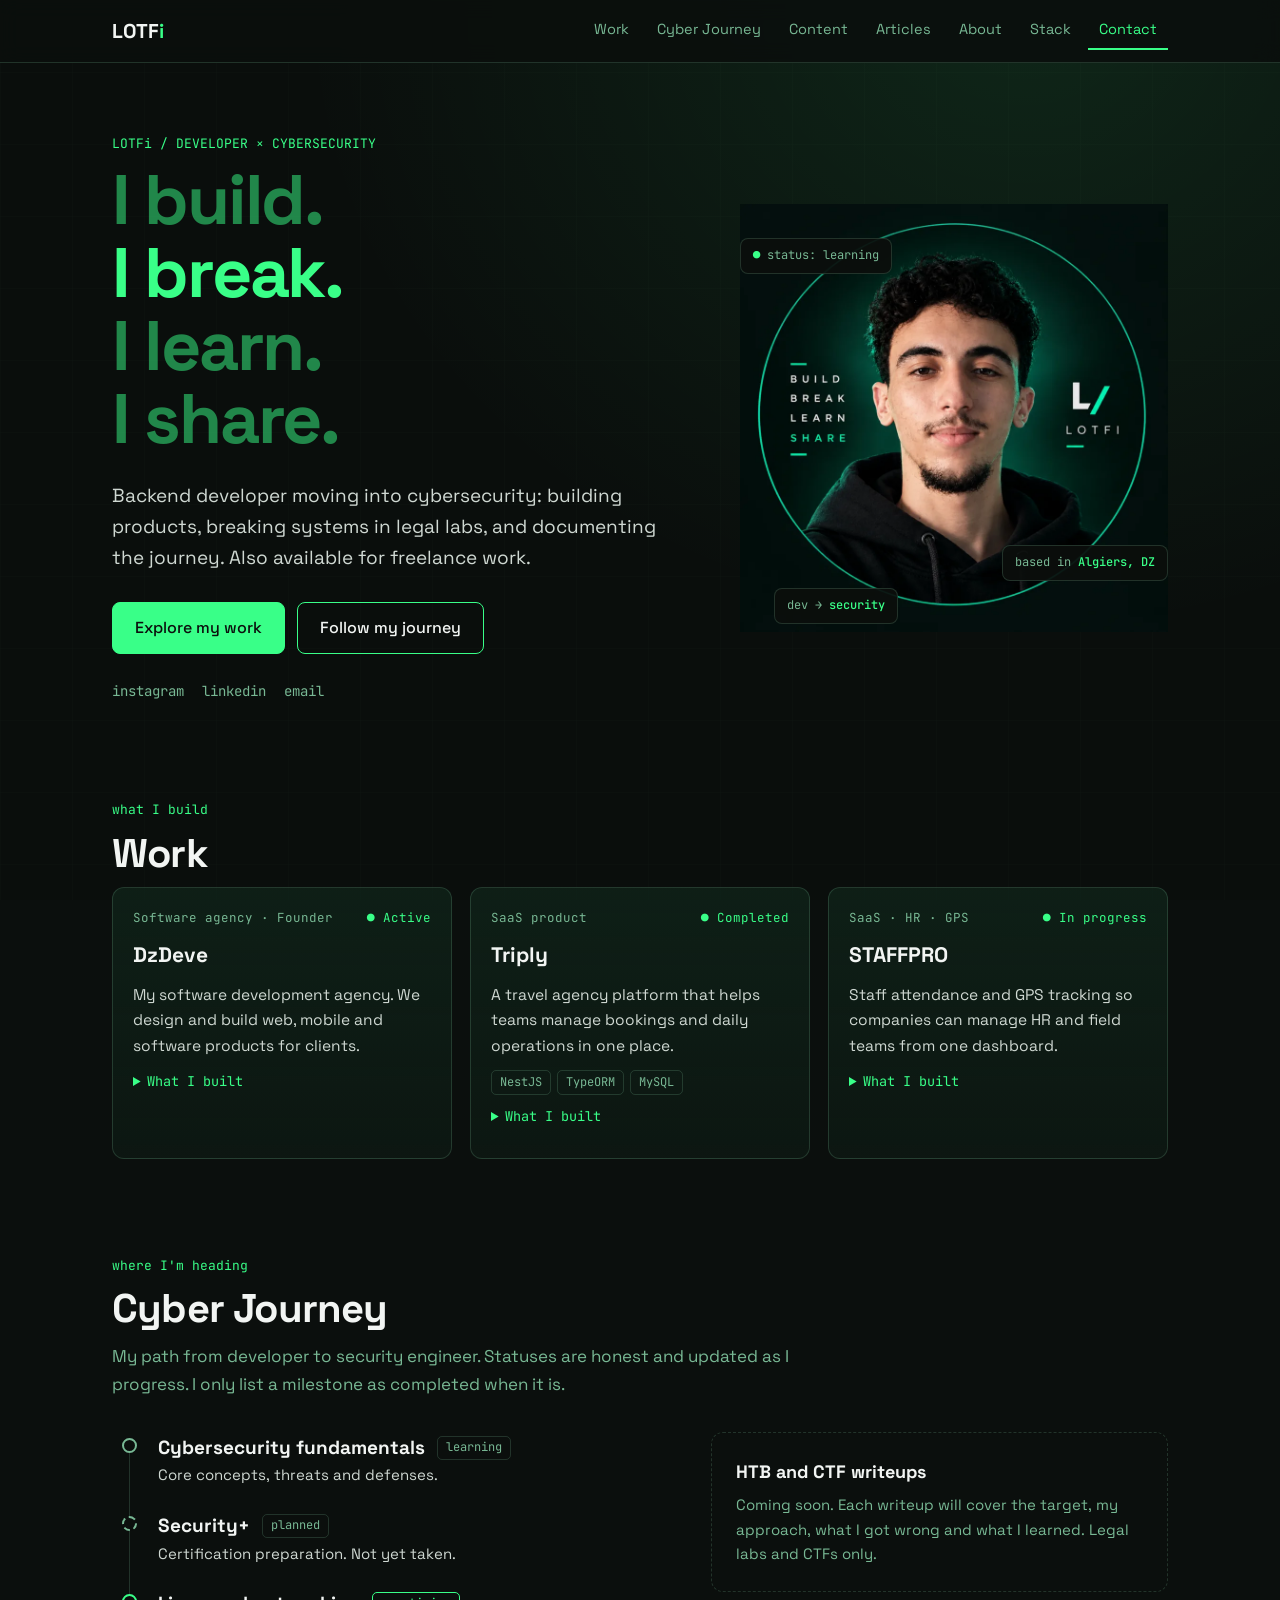
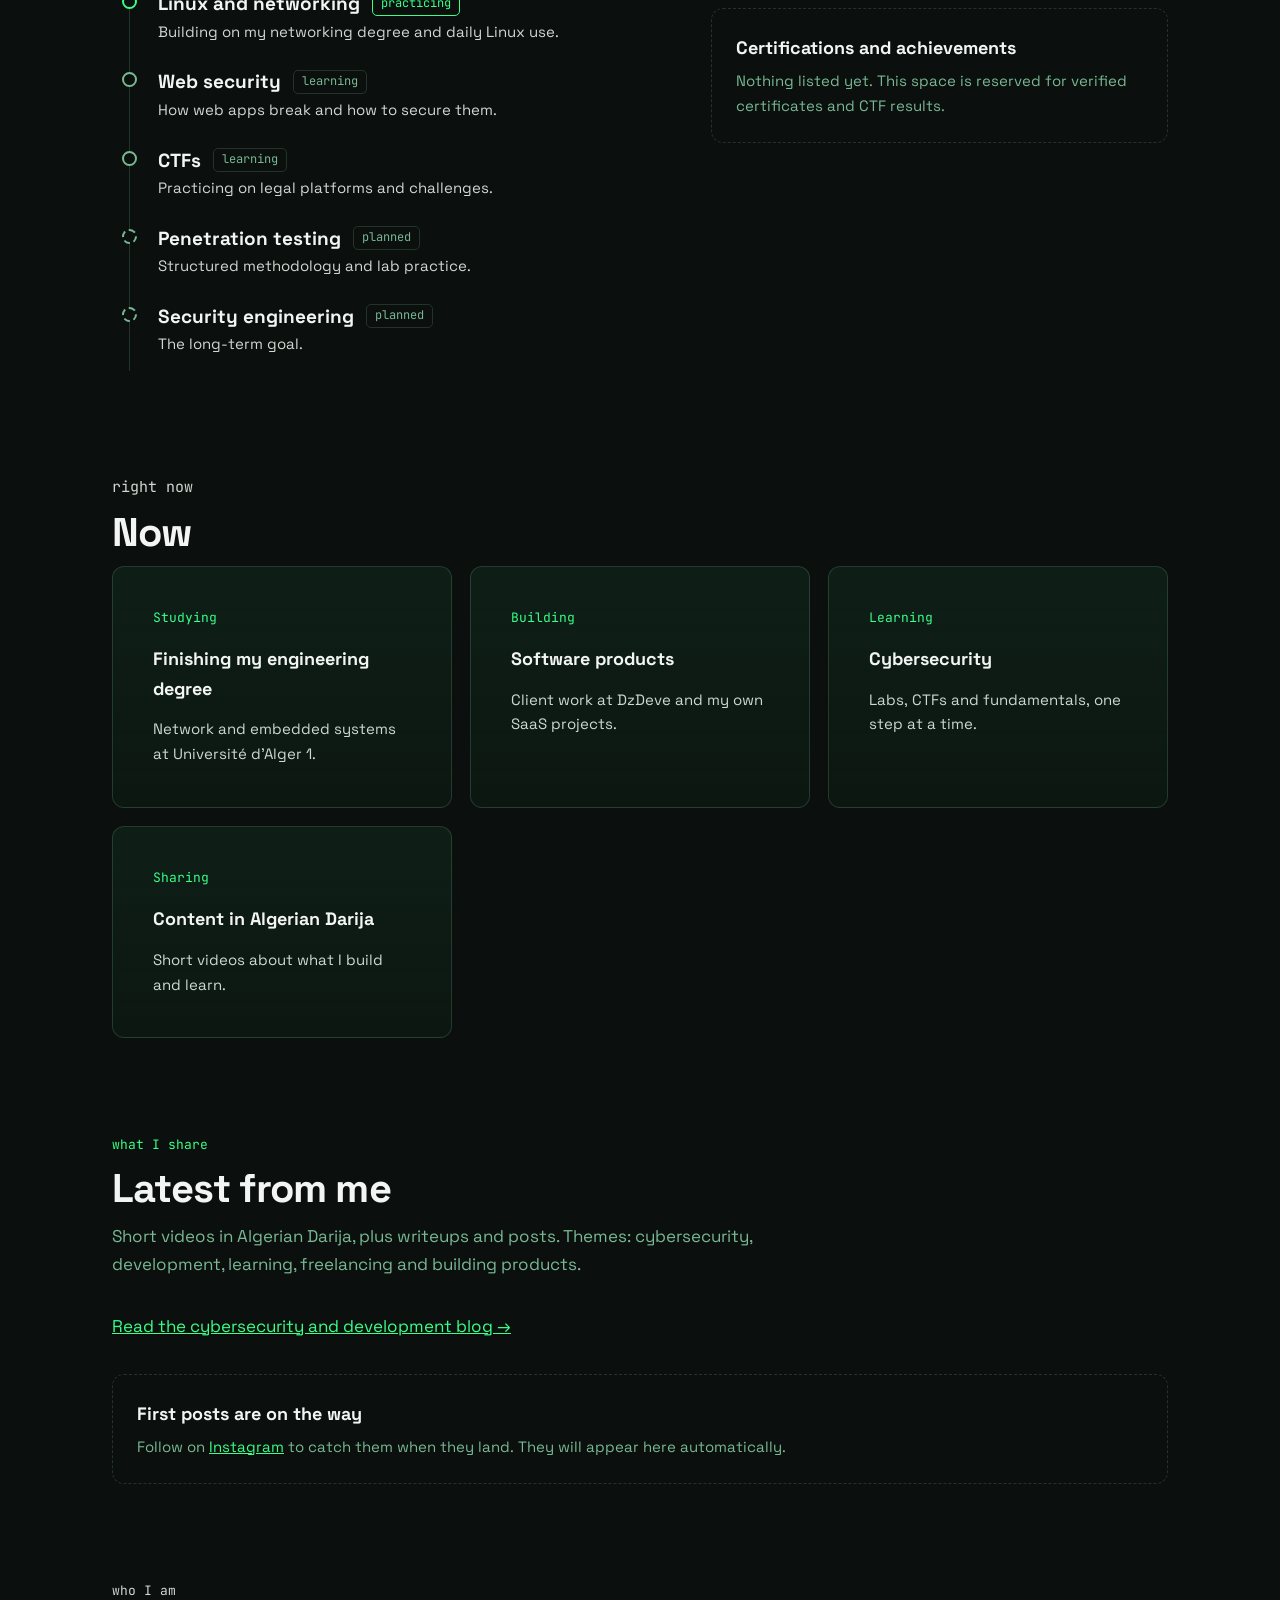
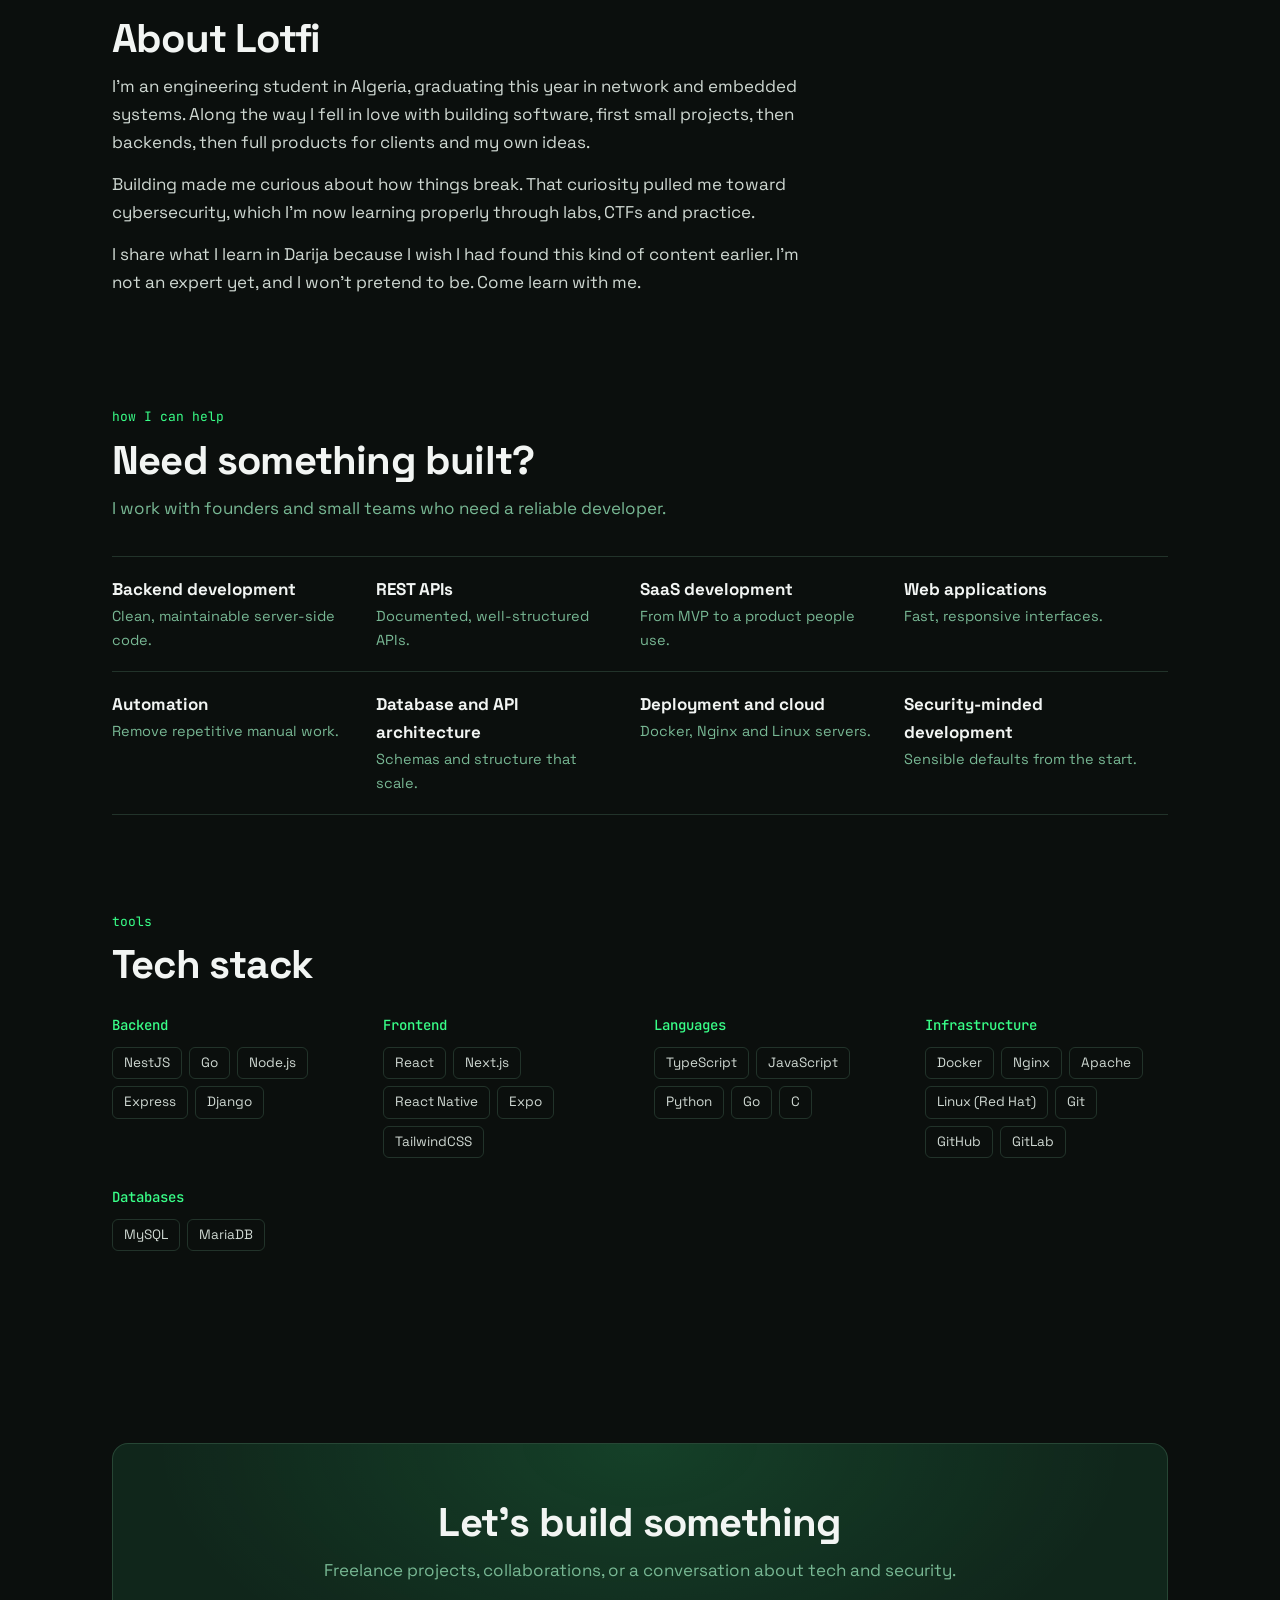
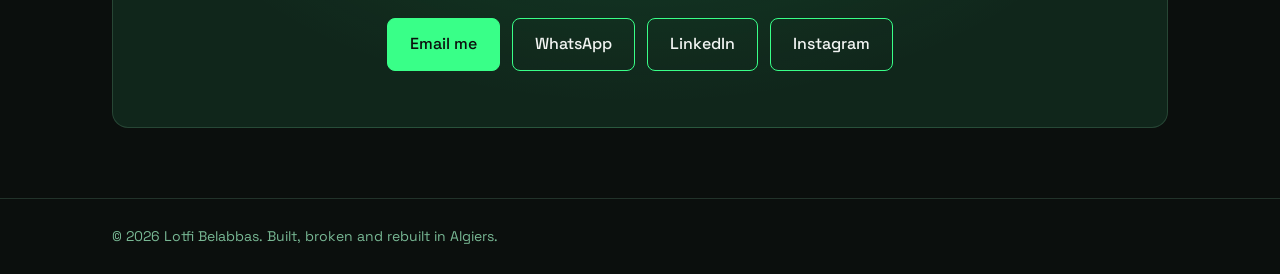
<file: index.html>
<!DOCTYPE html>
<html lang="en">
<head>
<meta charset="UTF-8">
<meta name="viewport" content="width=device-width, initial-scale=1">
<title>Lotfi | Developer × Cybersecurity | Build. Break. Learn. Share.</title>
<meta name="description" content="Lotfi Belabbas, an Algerian software developer and network and embedded systems engineering student moving into cybersecurity. Building products, breaking systems in legal labs, and sharing the journey.">
<meta name="author" content="Lotfi Belabbas">
<meta name="google-site-verification" content="c1I5jjJN1KQiVmVkZWRy3JmcJG_Eb1RdB7g2AAG2N_w">
<meta name="theme-color" content="#0B0F0D">
<link rel="canonical" href="https://lotfi-build.vercel.app/">
<meta property="og:url" content="https://lotfi-build.vercel.app/">
<meta property="og:image" content="https://lotfi-build.vercel.app/og.png">
<meta property="og:image:width" content="1200">
<meta property="og:image:height" content="630">
<meta name="twitter:image" content="https://lotfi-build.vercel.app/og.png">
<meta property="og:type" content="website">
<meta property="og:title" content="Lotfi | I build. I break. I learn. I share.">
<meta property="og:description" content="Developer moving into cybersecurity. Building products, breaking systems, documenting the journey.">
<meta name="twitter:card" content="summary_large_image">
<link rel="icon" href="data:image/svg+xml,%3Csvg xmlns='http://www.w3.org/2000/svg' viewBox='0 0 64 64'%3E%3Crect width='64' height='64' rx='14' fill='%230B0F0D'/%3E%3Cpath d='M20 14v32h26' stroke='%2339FF88' stroke-width='7' fill='none' stroke-linecap='round' stroke-linejoin='round'/%3E%3C/svg%3E">
<link rel="preconnect" href="https://fonts.googleapis.com">
<link rel="preconnect" href="https://fonts.gstatic.com" crossorigin>
<link rel="stylesheet" href="https://fonts.googleapis.com/css2?family=Space+Grotesk:wght@400;500;700&family=JetBrains+Mono:wght@400;500&display=swap" media="print" onload="this.media='all'">
<noscript><link rel="stylesheet" href="https://fonts.googleapis.com/css2?family=Space+Grotesk:wght@400;500;700&family=JetBrains+Mono:wght@400;500&display=swap"></noscript>
<link rel="preload" as="image" href="assets/image.webp" type="image/webp" fetchpriority="high">
<script type="application/ld+json">
{"@context":"https://schema.org","@type":"Person","url":"https://lotfi-build.vercel.app/","name":"Lotfi Belabbas","alternateName":"Lotfi","jobTitle":"Software Developer","description":"Algerian software developer and network & embedded systems engineering student moving into cybersecurity.","alumniOf":{"@type":"CollegeOrUniversity","name":"Université d'Alger 1"},"nationality":"Algerian","knowsAbout":["Software development","Cybersecurity","Networking","Cloud","SaaS","NestJS","Go"],"sameAs":["https://www.linkedin.com/in/loutfi-belabbas-676185138","https://www.instagram.com/lotfi.build?cplk=MTBqZ3F3eDBvM3d1NQ=="]}
</script>
<style>
:root{--g:#39FF88;--bg:#0B0F0D;--bg2:#10261B;--tx:#F2F5F3;--mu:#78B894;--ln:rgba(120,184,148,.22)}
*{box-sizing:border-box;margin:0}
html{scroll-behavior:smooth;scroll-padding-top:76px}
body{background:var(--bg);color:var(--tx);font:17px/1.65 'Space Grotesk',system-ui,sans-serif;overflow-x:hidden;background-image:linear-gradient(var(--ln) 1px,transparent 1px),linear-gradient(90deg,var(--ln) 1px,transparent 1px);background-size:72px 72px;background-attachment:fixed}
body::before{content:"";position:fixed;inset:0;z-index:-1;background:radial-gradient(ellipse at 80% 0,rgba(57,255,136,.1),transparent 50%),rgba(11,15,13,.94)}
a{color:inherit}ul{list-style:none;padding:0}img{max-width:100%;display:block}
.m{font-family:'JetBrains Mono',ui-monospace,monospace}
.w{max-width:1100px;margin:0 auto;padding:0 22px}
.skip{position:absolute;left:-999px;background:var(--g);color:var(--bg);padding:8px 14px;z-index:100}.skip:focus{left:10px;top:10px}
:focus-visible{outline:2px solid var(--g);outline-offset:3px}
header{position:sticky;top:0;z-index:50;background:rgba(11,15,13,.9);backdrop-filter:blur(10px);border-bottom:1px solid var(--ln)}
header .w{display:flex;justify-content:space-between;align-items:center;height:62px}
.logo{font-weight:700;font-size:20px;text-decoration:none}.logo b{color:var(--g)}
nav ul{display:flex;gap:6px}
nav a{display:block;padding:6px 11px;color:var(--mu);text-decoration:none;font-size:14.5px;border-bottom:2px solid transparent}
nav a:hover{color:var(--tx)}nav a.on{color:var(--g);border-color:var(--g)}
.burger{display:none;background:none;border:1px solid var(--ln);color:var(--g);border-radius:8px;width:42px;height:38px;font-size:18px;cursor:pointer}
section{padding:96px 0 0}
.lbl{font-size:13px;color:var(--g);margin-bottom:10px}
h1{font-size:clamp(38px,6.4vw,70px);line-height:1.04;letter-spacing:-.03em}
h2{font-size:clamp(28px,4vw,40px);letter-spacing:-.02em;line-height:1.15;margin-bottom:10px}
.sub{color:var(--mu);max-width:62ch;margin-bottom:34px}
/* hero */
.hero{padding-top:70px;display:grid;grid-template-columns:1.15fr .85fr;gap:48px;align-items:center}
h1 span{display:block;color:var(--g);opacity:.5;transition:opacity .3s}h1 span.on{opacity:1}
.pos{color:#cfd8d2;font-size:19px;max-width:50ch;margin:24px 0 28px}
.btns{display:flex;gap:12px;flex-wrap:wrap}
.btn{display:inline-block;padding:12px 22px;border-radius:8px;text-decoration:none;font-weight:500;border:1px solid var(--g);transition:transform .2s;cursor:pointer;font-family:inherit;font-size:16px;color:var(--tx);background:none}
.btn.p{background:var(--g);color:var(--bg)}.btn:hover{box-shadow:0 0 18px rgba(57,255,136,.3);transform:translateY(-2px)}
.soc{display:flex;gap:18px;margin-top:26px;font-size:14px}.soc a{color:var(--mu);text-decoration:none}.soc a:hover{color:var(--g)}
.pt{position:relative;max-width:440px;margin-inline:auto;width:100%}
.frame{position:relative;transition:transform .2s}
.frame img{width:100%;height:auto}
.ph{display:none;aspect-ratio:1;border-radius:50%;border:1px dashed var(--ln);place-items:center;text-align:center;color:var(--mu);font-size:13px;padding:20px}
.chip{position:absolute;background:rgba(11,15,13,.92);border:1px solid var(--ln);border-radius:8px;padding:7px 12px;font-size:12px;color:var(--mu)}
.chip b{color:var(--g);font-weight:500}
.c1{top:8%;left:0}.c2{bottom:12%;right:0}.c3{bottom:2%;left:8%}
/* cards */
.grid{display:grid;grid-template-columns:repeat(auto-fit,minmax(290px,1fr));gap:18px}
.card{background:linear-gradient(180deg,rgba(16,38,27,.7),rgba(16,38,27,.35));border:1px solid var(--ln);border-radius:12px;overflow:hidden;transition:border-color .25s,transform .25s;display:flex;flex-direction:column}
.card:hover{border-color:rgba(57,255,136,.55);transform:translateY(-3px)}
.shot{aspect-ratio:16/9;background:repeating-linear-gradient(135deg,rgba(57,255,136,.05) 0 10px,transparent 10px 20px),var(--bg2);display:grid;place-items:center;font-size:34px;color:var(--g);border-bottom:1px solid var(--ln)}
.shot img{width:100%;height:100%;object-fit:cover}
.cb{padding:20px;display:flex;flex-direction:column;gap:10px;flex:1}
.cb h3{font-size:21px}.cb p{font-size:15.5px;color:#cfd8d2}
.meta{display:flex;justify-content:space-between;font-size:12.5px;color:var(--mu)}
.st{color:var(--g)}
.tags{display:flex;flex-wrap:wrap;gap:6px}.tags span{font-size:12px;border:1px solid var(--ln);border-radius:5px;padding:2px 8px;color:var(--mu)}
details{font-size:15px;color:#cfd8d2}summary{cursor:pointer;color:var(--g);font-size:13.5px}details ul{margin:8px 0 0 4px}details li{padding:2px 0 2px 14px;position:relative}details li::before{content:"–";position:absolute;left:0;color:var(--g)}
.links{display:flex;gap:14px;font-size:13.5px;margin-top:auto}.links a{color:var(--g)}
/* journey */
.path{position:relative;display:grid;gap:0;margin-left:10px}
.path::before{content:"";position:absolute;left:7px;top:8px;bottom:8px;width:1px;background:var(--ln)}
.step{position:relative;padding:0 0 22px 36px}
.step i{position:absolute;left:0;top:6px;width:15px;height:15px;border-radius:50%;background:var(--bg);border:2px solid var(--mu)}
.step.practicing i{border-color:var(--g)}.step.completed i{background:var(--g);border-color:var(--g)}.step.planned i{border-style:dashed}
.step h3{font-size:19px;display:flex;gap:12px;align-items:center;flex-wrap:wrap}
.step small{font-size:12px;color:var(--mu);border:1px solid var(--ln);border-radius:5px;padding:1px 8px;font-weight:400}
.step.practicing small,.step.completed small{color:var(--g);border-color:var(--g)}
.step p{color:#cfd8d2;font-size:15px;max-width:60ch}
.two{display:grid;grid-template-columns:1.1fr .9fr;gap:40px;align-items:start}
.empty{border:1px dashed var(--ln);border-radius:12px;padding:24px;color:var(--mu);font-size:15px}
.empty b{color:var(--tx);display:block;margin-bottom:6px;font-size:18px}
/* now / services / stack */
.now .card{padding:20px}.now h3{font-size:18px;margin:6px 0 4px}.now p{font-size:15px;color:#cfd8d2}
.svc{display:grid;grid-template-columns:repeat(auto-fit,minmax(240px,1fr));gap:0;border-top:1px solid var(--ln)}
.svc div{padding:18px 18px 18px 0;border-bottom:1px solid var(--ln)}.svc h3{font-size:17px;margin-bottom:2px}.svc p{font-size:14.5px;color:var(--mu)}
.stk{display:grid;grid-template-columns:repeat(auto-fit,minmax(230px,1fr));gap:28px}
.stk h3{font-size:14px;color:var(--g);font-weight:500;margin-bottom:10px}
.chips{display:flex;flex-wrap:wrap;gap:7px}.chips span{font-size:13.5px;padding:4px 11px;border:1px solid var(--ln);border-radius:6px;color:#cfd8d2;transition:.2s}.chips span:hover{border-color:var(--g);color:var(--g)}
.about p{max-width:64ch;color:#cfd8d2;margin-bottom:14px}
.cta{margin-top:96px;padding:56px 28px;text-align:center;border:1px solid var(--ln);border-radius:16px;background:radial-gradient(ellipse at 50% 0,rgba(57,255,136,.12),transparent 65%),var(--bg2)}
.cta .btns{justify-content:center;margin-top:24px}
footer{margin-top:70px;border-top:1px solid var(--ln);padding:26px 0;color:var(--mu);font-size:14px}
.rv{opacity:0;transform:translateY(16px);transition:opacity .6s,transform .6s}.rv.in{opacity:1;transform:none}
@media(max-width:860px){
 .hero{grid-template-columns:1fr;gap:52px}.two{grid-template-columns:1fr}.pt{max-width:300px}.c1{left:-8px}.c2{right:-8px}
 .burger{display:block}
 nav ul{display:none;position:absolute;top:62px;left:0;right:0;flex-direction:column;background:rgba(11,15,13,.98);border-bottom:1px solid var(--ln);padding:10px 22px 16px}
 nav ul.open{display:flex}nav a{padding:12px 0;font-size:16px}
}
@media(prefers-reduced-motion:reduce){*{transition:none!important;scroll-behavior:auto!important}.rv{opacity:1;transform:none}}
</style>
</head>
<body>
<a class="skip" href="#main">Skip to content</a>
<header><div class="w">
  <a class="logo" href="#top" aria-label="Lotfi, home">LOTF<b>i</b></a>
  <button class="burger" id="bg" aria-label="Open menu" aria-expanded="false" aria-controls="nv">☰</button>
  <nav aria-label="Main"><ul id="nv">
    <li><a href="#work">Work</a></li><li><a href="#cyber">Cyber Journey</a></li><li><a href="#content">Content</a></li><li><a href="articles/">Articles</a></li>
    <li><a href="#about">About</a></li><li><a href="#stack">Stack</a></li><li><a href="#contact">Contact</a></li>
  </ul></nav>
</div></header>

<main id="main">
<div class="w" id="top"><div class="hero">
  <div>
    <p class="lbl m">LOTFi / DEVELOPER × CYBERSECURITY</p>
    <h1 id="h1"><span class="on">I build.</span><span>I break.</span><span>I learn.</span><span>I share.</span></h1>
    <p class="pos">Backend developer moving into cybersecurity: building products, breaking systems in legal labs, and documenting the journey. Also available for freelance work.</p>
    <div class="btns"><a class="btn p" href="#work">Explore my work</a><a class="btn" href="#content">Follow my journey</a></div>
    <div class="soc m"><a href="https://www.instagram.com/lotfi.build?cplk=MTBqZ3F3eDBvM3d1NQ==" rel="me noopener">instagram</a><a href="https://www.linkedin.com/in/loutfi-belabbas-676185138" rel="me noopener">linkedin</a><a href="mailto:loutfi.belabbas@univ-alger.dz">email</a></div>
  </div>
  <div class="pt">
    <div class="frame" id="fr">
      <div class="ph m">Add your portrait:<br>assets/image.png</div>
      <picture><source srcset="assets/image.webp" type="image/webp"><img src="assets/image.png" alt="Lotfi, web developer and cybersecurity learner in Algeria" width="900" height="900" fetchpriority="high" decoding="async" onerror="this.remove();document.querySelector('.ph').style.display='grid'"></picture>
    </div>
    <div class="chip c1 m"><b>●</b> status: learning</div>
    <div class="chip c2 m">based in <b>Algiers, DZ</b></div>
    <div class="chip c3 m">dev → <b>security</b></div>
  </div>
</div></div>

<section id="work"><div class="w">
  <p class="lbl m">what I build</p><h2>Work</h2>
   <div class="grid" id="projects"></div>
</div></section>

<section id="cyber"><div class="w">
  <p class="lbl m">where I'm heading</p><h2>Cyber Journey</h2>
  <p class="sub">My path from developer to security engineer. Statuses are honest and updated as I progress. I only list a milestone as completed when it is.</p>
  <div class="two">
    <div class="path" id="path"></div>
    <div>
      <div class="empty"><b>HTB and CTF writeups</b>Coming soon. Each writeup will cover the target, my approach, what I got wrong and what I learned. Legal labs and CTFs only.</div>
      <div class="empty" style="margin-top:16px"><b>Certifications and achievements</b>Nothing listed yet. This space is reserved for verified certificates and CTF results.</div>
    </div>
  </div>
</div></section>

<section id="now" class="now"><div class="w">
  <p class="lbl m">right now</p><h2>Now</h2>
  <div class="grid" id="nowgrid"></div>
</div></section>

<section id="content"><div class="w">
  <p class="lbl m">what I share</p><h2>Latest from me</h2>
  <p class="sub">Short videos in Algerian Darija, plus writeups and posts. Themes: cybersecurity, development, learning, freelancing and building products.</p>
  <p class="sub"><a href="articles/" style="color:var(--g)">Read the cybersecurity and development blog →</a></p>
  <div class="grid" id="posts"></div>
</div></section>

<section id="about" class="about"><div class="w">
  <p class="lbl m">who I am</p><h2>About Lotfi</h2>
  <p>I'm an engineering student in Algeria, graduating this year in network and embedded systems. Along the way I fell in love with building software, first small projects, then backends, then full products for clients and my own ideas.</p>
  <p>Building made me curious about how things break. That curiosity pulled me toward cybersecurity, which I'm now learning properly through labs, CTFs and practice.</p>
  <p>I share what I learn in Darija because I wish I had found this kind of content earlier. I'm not an expert yet, and I won't pretend to be. Come learn with me.</p>
</div></section>

<section id="services"><div class="w">
  <p class="lbl m">how I can help</p><h2>Need something built?</h2>
  <p class="sub">I work with founders and small teams who need a reliable developer.</p>
  <div class="svc">
    <div><h3>Backend development</h3><p>Clean, maintainable server-side code.</p></div>
    <div><h3>REST APIs</h3><p>Documented, well-structured APIs.</p></div>
    <div><h3>SaaS development</h3><p>From MVP to a product people use.</p></div>
    <div><h3>Web applications</h3><p>Fast, responsive interfaces.</p></div>
    <div><h3>Automation</h3><p>Remove repetitive manual work.</p></div>
    <div><h3>Database and API architecture</h3><p>Schemas and structure that scale.</p></div>
    <div><h3>Deployment and cloud</h3><p>Docker, Nginx and Linux servers.</p></div>
    <div><h3>Security-minded development</h3><p>Sensible defaults from the start.</p></div>
  </div>
</div></section>

<section id="stack"><div class="w">
  <p class="lbl m">tools</p><h2>Tech stack</h2>
  <div class="stk" style="margin-top:26px" id="stk"></div>
</div></section>

<section id="contact"><div class="w"><div class="cta">
  <h2>Let's build something</h2>
  <p class="sub" style="margin-inline:auto">Freelance projects, collaborations, or a conversation about tech and security.</p>
  <div class="btns">
    <a class="btn p" href="mailto:loutfi.belabbas@univ-alger.dz">Email me</a>
    <a class="btn" href="https://wa.me/213795648373" rel="noopener">WhatsApp</a>
    <a class="btn" href="https://www.linkedin.com/in/loutfi-belabbas-676185138" rel="me noopener">LinkedIn</a>
    <a class="btn" href="https://www.instagram.com/lotfi.build?cplk=MTBqZ3F3eDBvM3d1NQ==" rel="me noopener">Instagram</a>
  </div>
</div></section>
</main>
<footer><div class="w">© <span id="y"></span> Lotfi Belabbas. Built, broken and rebuilt in Algiers.</div></footer>

<script>
/* ===== EDIT YOUR CONTENT HERE ===== */
const projects=[
 {name:"DzDeve",cat:"Software agency · Founder",status:"Active",desc:"My software development agency. We design and build web, mobile and software products for clients.",tech:[],built:["Founded and run the agency","Deliver client projects from idea to deployment"],github:"",demo:""},
 {name:"Triply",cat:"SaaS product",status:"Completed",desc:"A travel agency platform that helps teams manage bookings and daily operations in one place.",tech:["NestJS","TypeORM","MySQL"],built:["Built the booking and operations dashboard","Shipped CRM, leads and supplier workflows"],github:"",demo:""},
 {name:"STAFFPRO",cat:"SaaS · HR · GPS",status:"In progress",desc:"Staff attendance and GPS tracking so companies can manage HR and field teams from one dashboard.",tech:[],built:["Defining the MVP scope and features"],github:"",demo:""}
];
/* status: learning | practicing | completed | planned */
const journey=[
 ["Cybersecurity fundamentals","learning","Core concepts, threats and defenses."],
 ["Security+","planned","Certification preparation. Not yet taken."],
 ["Linux and networking","practicing","Building on my networking degree and daily Linux use."],
 ["Web security","learning","How web apps break and how to secure them."],
 ["CTFs","learning","Practicing on legal platforms and challenges."],
 ["Penetration testing","planned","Structured methodology and lab practice."],
 ["Security engineering","planned","The long-term goal."]
];
const now=[["Studying","Finishing my engineering degree","Network and embedded systems at Université d'Alger 1."],["Building","Software products","Client work at DzDeve and my own SaaS projects."],["Learning","Cybersecurity","Labs, CTFs and fundamentals, one step at a time."],["Sharing","Content in Algerian Darija","Short videos about what I build and learn."]];
/* add posts as {title,platform,date,category,thumb,link} — newest first */
const posts=[];
const stack={Backend:["NestJS","Go","Node.js","Express","Django"],Frontend:["React","Next.js","React Native","Expo","TailwindCSS"],Languages:["TypeScript","JavaScript","Python","Go","C"],Infrastructure:["Docker","Nginx","Apache","Linux (Red Hat)","Git","GitHub","GitLab"],Databases:["MySQL","MariaDB"]};
/* ===== RENDER ===== */
const $=id=>document.getElementById(id),esc=s=>String(s).replace(/[&<>"]/g,c=>({'&':'&amp;','<':'&lt;','>':'&gt;','"':'&quot;'}[c]));
$('projects').innerHTML=projects.map(p=>`<article class="card rv"><div class="cb"><div class="meta m"><span>${esc(p.cat)}</span><span class="st">● ${esc(p.status)}</span></div><h3>${esc(p.name)}</h3><p>${esc(p.desc)}</p>${p.tech.length?`<div class="tags m">${p.tech.map(t=>`<span>${esc(t)}</span>`).join('')}</div>`:''}<details><summary class="m">What I built</summary><ul>${p.built.map(b=>`<li>${esc(b)}</li>`).join('')}</ul></details><div class="links m">${p.github?`<a href="${esc(p.github)}" rel="noopener">GitHub</a>`:''}${p.demo?`<a href="${esc(p.demo)}" rel="noopener">Live demo</a>`:''}</div></div></article>`).join('');
$('path').innerHTML=journey.map(j=>`<div class="step ${j[1]} rv"><i></i><h3>${esc(j[0])}<small class="m">${j[1]}</small></h3><p>${esc(j[2])}</p></div>`).join('');
$('nowgrid').innerHTML=now.map(n=>`<div class="card rv"><div class="cb"><span class="m lbl" style="margin:0">${n[0]}</span><h3>${n[1]}</h3><p>${n[2]}</p></div></div>`).join('');
$('posts').innerHTML=posts.length?posts.map(p=>`<a class="card rv" href="${esc(p.link)}" rel="noopener" style="text-decoration:none"><div class="shot m">${p.thumb?`<img src="${esc(p.thumb)}" alt="" loading="lazy">`:'▶'}</div><div class="cb"><div class="meta m"><span>${esc(p.platform)}</span><span>${esc(p.date)}</span></div><h3>${esc(p.title)}</h3><span class="m st" style="font-size:12.5px">${esc(p.category)}</span></div></a>`).join(''):`<div class="empty" style="grid-column:1/-1"><b>First posts are on the way</b>Follow on <a href="https://www.instagram.com/lotfi.build?cplk=MTBqZ3F3eDBvM3d1NQ==" rel="noopener" style="color:var(--g)">Instagram</a> to catch them when they land. They will appear here automatically.</div>`;
$('stk').innerHTML=Object.entries(stack).map(([k,v])=>`<div class="rv"><h3 class="m">${k}</h3><div class="chips">${v.map(t=>`<span>${esc(t)}</span>`).join('')}</div></div>`).join('');
$('y').textContent=new Date().getFullYear();
/* ===== BEHAVIOR ===== */
const rm=matchMedia('(prefers-reduced-motion:reduce)').matches;
const bg=$('bg'),nv=$('nv');
bg.onclick=()=>{const o=nv.classList.toggle('open');bg.setAttribute('aria-expanded',o);bg.textContent=o?'✕':'☰'};
nv.querySelectorAll('a').forEach(a=>a.onclick=()=>{nv.classList.remove('open');bg.textContent='☰';bg.setAttribute('aria-expanded',false)});
const io=new IntersectionObserver(e=>e.forEach(x=>{if(x.isIntersecting){x.target.classList.add('in');io.unobserve(x.target)}}),{threshold:.12});
document.querySelectorAll('.rv').forEach(el=>io.observe(el));
const links=[...nv.querySelectorAll('a')];
const so=new IntersectionObserver(e=>e.forEach(x=>{if(x.isIntersecting){links.forEach(l=>l.classList.toggle('on',l.getAttribute('href')==='#'+x.target.id))}}),{rootMargin:'-45% 0px -50% 0px'});
document.querySelectorAll('main section[id]').forEach(s=>so.observe(s));
if(!rm){
 const sp=[...document.querySelectorAll('#h1 span')];let i=0;
 setInterval(()=>{sp[i].classList.remove('on');i=(i+1)%sp.length;sp[i].classList.add('on')},1600);
 const fr=$('fr');
 if(matchMedia('(hover:hover)').matches)document.addEventListener('mousemove',e=>{const x=(e.clientX/innerWidth-.5)*8,y=(e.clientY/innerHeight-.5)*8;fr.style.transform=`translate(${x}px,${y}px)`});
}
</script>
</body>
</html>
</file>
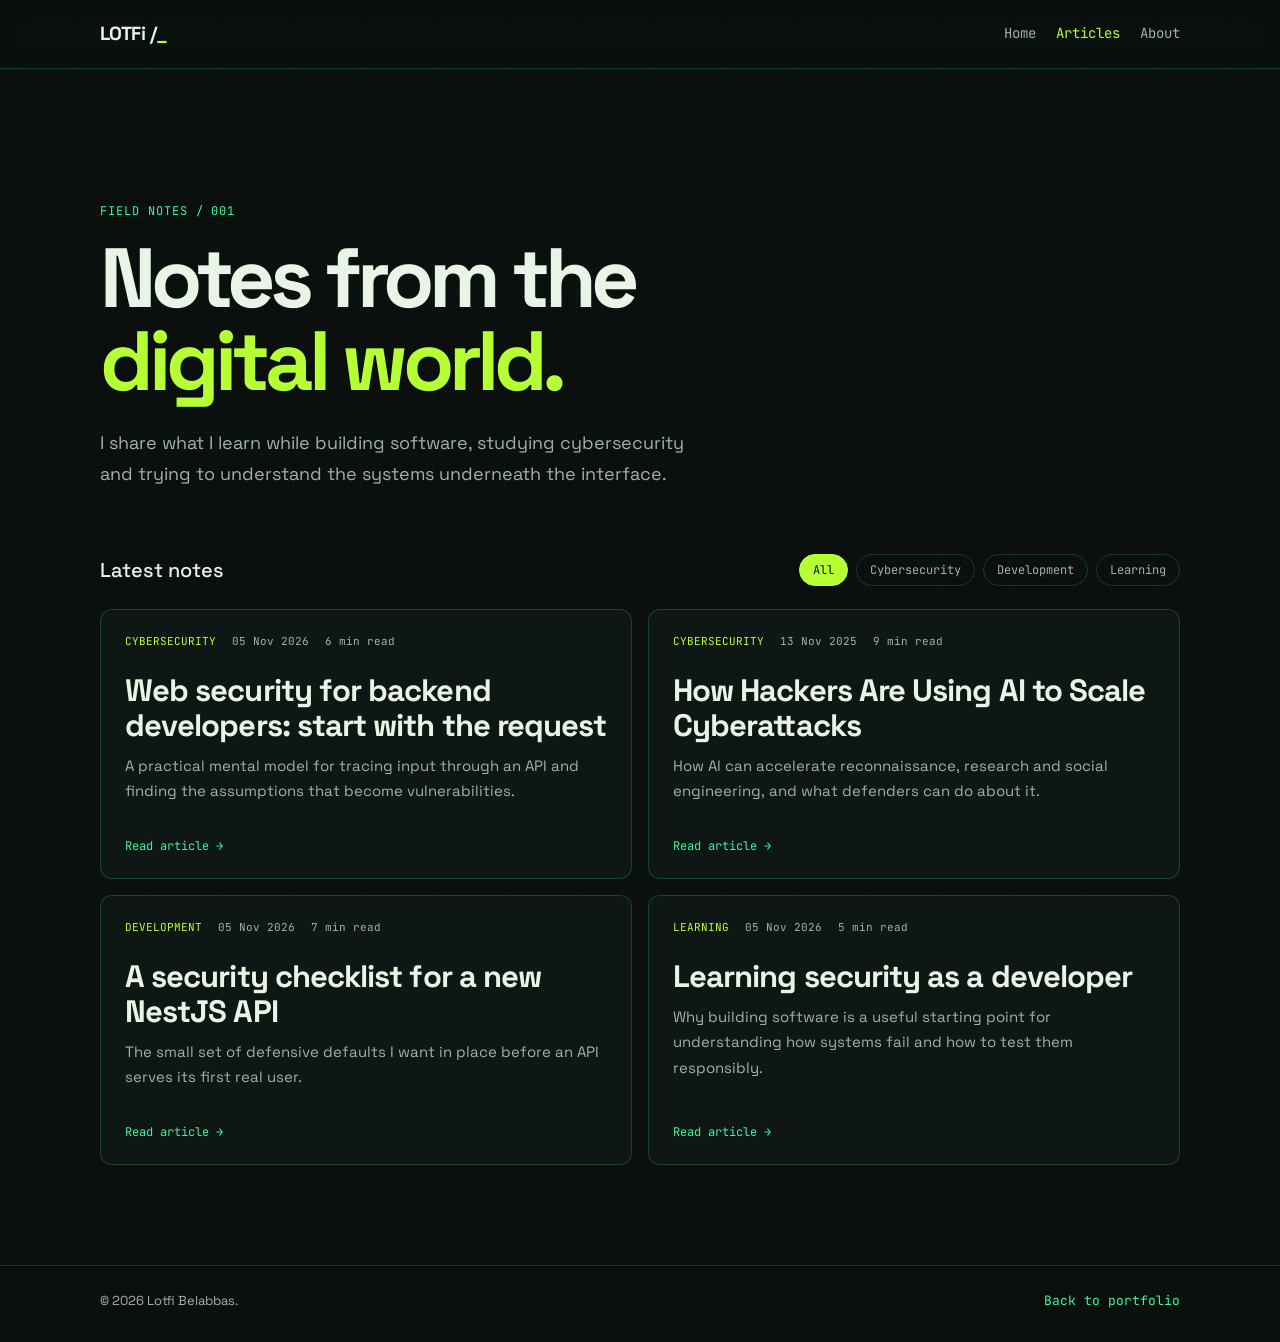
<file: articles/index.html>
<!DOCTYPE html>
<html lang="en">
<head>
<meta charset="UTF-8">
<meta name="viewport" content="width=device-width, initial-scale=1">
<title>Articles | Lotfi — Development &amp; Cybersecurity</title>
<meta name="description" content="Notes from Lotfi on cybersecurity, software development and technology.">
<meta name="author" content="Lotfi Belabbas">
<meta name="theme-color" content="#0B100E">
<link rel="canonical" href="https://lotfi-build.vercel.app/articles/">
<meta property="og:type" content="website">
<meta property="og:url" content="https://lotfi-build.vercel.app/articles/">
<meta property="og:title" content="Articles | Lotfi">
<meta property="og:description" content="Notes from the digital world: cybersecurity, development and technology.">
<meta property="og:image" content="https://lotfi-build.vercel.app/og.png">
<meta name="twitter:card" content="summary_large_image">
<link rel="icon" href="data:image/svg+xml,%3Csvg xmlns='http://www.w3.org/2000/svg' viewBox='0 0 64 64'%3E%3Crect width='64' height='64' rx='14' fill='%230B0F0D'/%3E%3Cpath d='M20 14v32h26' stroke='%23B7FF35' stroke-width='7' fill='none' stroke-linecap='round' stroke-linejoin='round'/%3E%3C/svg%3E">
<link rel="preconnect" href="https://fonts.googleapis.com">
<link rel="preconnect" href="https://fonts.gstatic.com" crossorigin>
<link rel="stylesheet" href="https://fonts.googleapis.com/css2?family=Space+Grotesk:wght@400;500;700&family=JetBrains+Mono:wght@400;500&display=swap">
<link rel="stylesheet" href="styles.css">
</head>
<body>
<a class="skip" href="#main">Skip to content</a>
<header class="site-header"><div class="wrap header-inner">
  <a class="signature" href="../" aria-label="Lotfi home">LOTFi /</a>
  <nav class="site-nav mono" aria-label="Main navigation">
    <a href="../">Home</a><a href="./" aria-current="page">Articles</a><a href="../#about">About</a>
  </nav>
</div></header>
<main id="main">
  <section class="intro"><div class="wrap">
    <p class="eyebrow mono">Field notes / 001</p>
    <h1>Notes from the <span>digital world.</span></h1>
    <p class="intro-copy">I share what I learn while building software, studying cybersecurity and trying to understand the systems underneath the interface.</p>
  </div></section>
  <section class="wrap" aria-labelledby="latest-heading">
    <div class="section-bar">
      <h2 id="latest-heading">Latest notes</h2>
      <div class="filters" aria-label="Filter articles">
        <button class="filter mono" type="button" data-filter="all" aria-pressed="true">All</button>
        <button class="filter mono" type="button" data-filter="cybersecurity" aria-pressed="false">Cybersecurity</button>
        <button class="filter mono" type="button" data-filter="development" aria-pressed="false">Development</button>
        <button class="filter mono" type="button" data-filter="learning" aria-pressed="false">Learning</button>
      </div>
    </div>
    <div class="articles-grid" id="articles">
      <a class="article-card" data-category="cybersecurity" href="web-security-for-backend-developers/">
        <div class="card-meta"><span class="card-category">Cybersecurity</span><span>05 Nov 2026</span><span>6 min read</span></div>
        <h3>Web security for backend developers: start with the request</h3>
        <p>A practical mental model for tracing input through an API and finding the assumptions that become vulnerabilities.</p>
        <span class="read-link">Read article</span>
      </a>
      <a class="article-card" data-category="cybersecurity" href="ai-powered-cyberattacks.html">
        <div class="card-meta"><span class="card-category">Cybersecurity</span><span>13 Nov 2025</span><span>9 min read</span></div>
        <h3>How Hackers Are Using AI to Scale Cyberattacks</h3>
        <p>How AI can accelerate reconnaissance, research and social engineering, and what defenders can do about it.</p>
        <span class="read-link">Read article</span>
      </a>
      <a class="article-card" data-category="development" href="secure-nestjs-api-checklist/">
        <div class="card-meta"><span class="card-category">Development</span><span>05 Nov 2026</span><span>7 min read</span></div>
        <h3>A security checklist for a new NestJS API</h3>
        <p>The small set of defensive defaults I want in place before an API serves its first real user.</p>
        <span class="read-link">Read article</span>
      </a>
      <a class="article-card" data-category="learning" href="learning-security-as-a-developer/">
        <div class="card-meta"><span class="card-category">Learning</span><span>05 Nov 2026</span><span>5 min read</span></div>
        <h3>Learning security as a developer</h3>
        <p>Why building software is a useful starting point for understanding how systems fail and how to test them responsibly.</p>
        <span class="read-link">Read article</span>
      </a>
    </div>
    <p class="empty-state" id="empty">No notes in this category yet.</p>
  </section>
</main>
<footer class="site-footer"><div class="wrap footer-inner"><span>© <span id="year"></span> Lotfi Belabbas.</span><a class="mono" href="../">Back to portfolio</a></div></footer>
<script>
const cards = [...document.querySelectorAll(".article-card")];
const empty = document.getElementById("empty");
document.querySelectorAll("[data-filter]").forEach(button => button.addEventListener("click", () => {
  const filter = button.dataset.filter;
  document.querySelectorAll("[data-filter]").forEach(item => item.setAttribute("aria-pressed", item === button));
  let visible = 0;
  cards.forEach(card => {
    const show = filter === "all" || card.dataset.category === filter;
    card.hidden = !show;
    if (show) visible++;
  });
  empty.style.display = visible ? "none" : "block";
}));
document.getElementById("year").textContent = new Date().getFullYear();
</script>
</body>
</html>
</file>
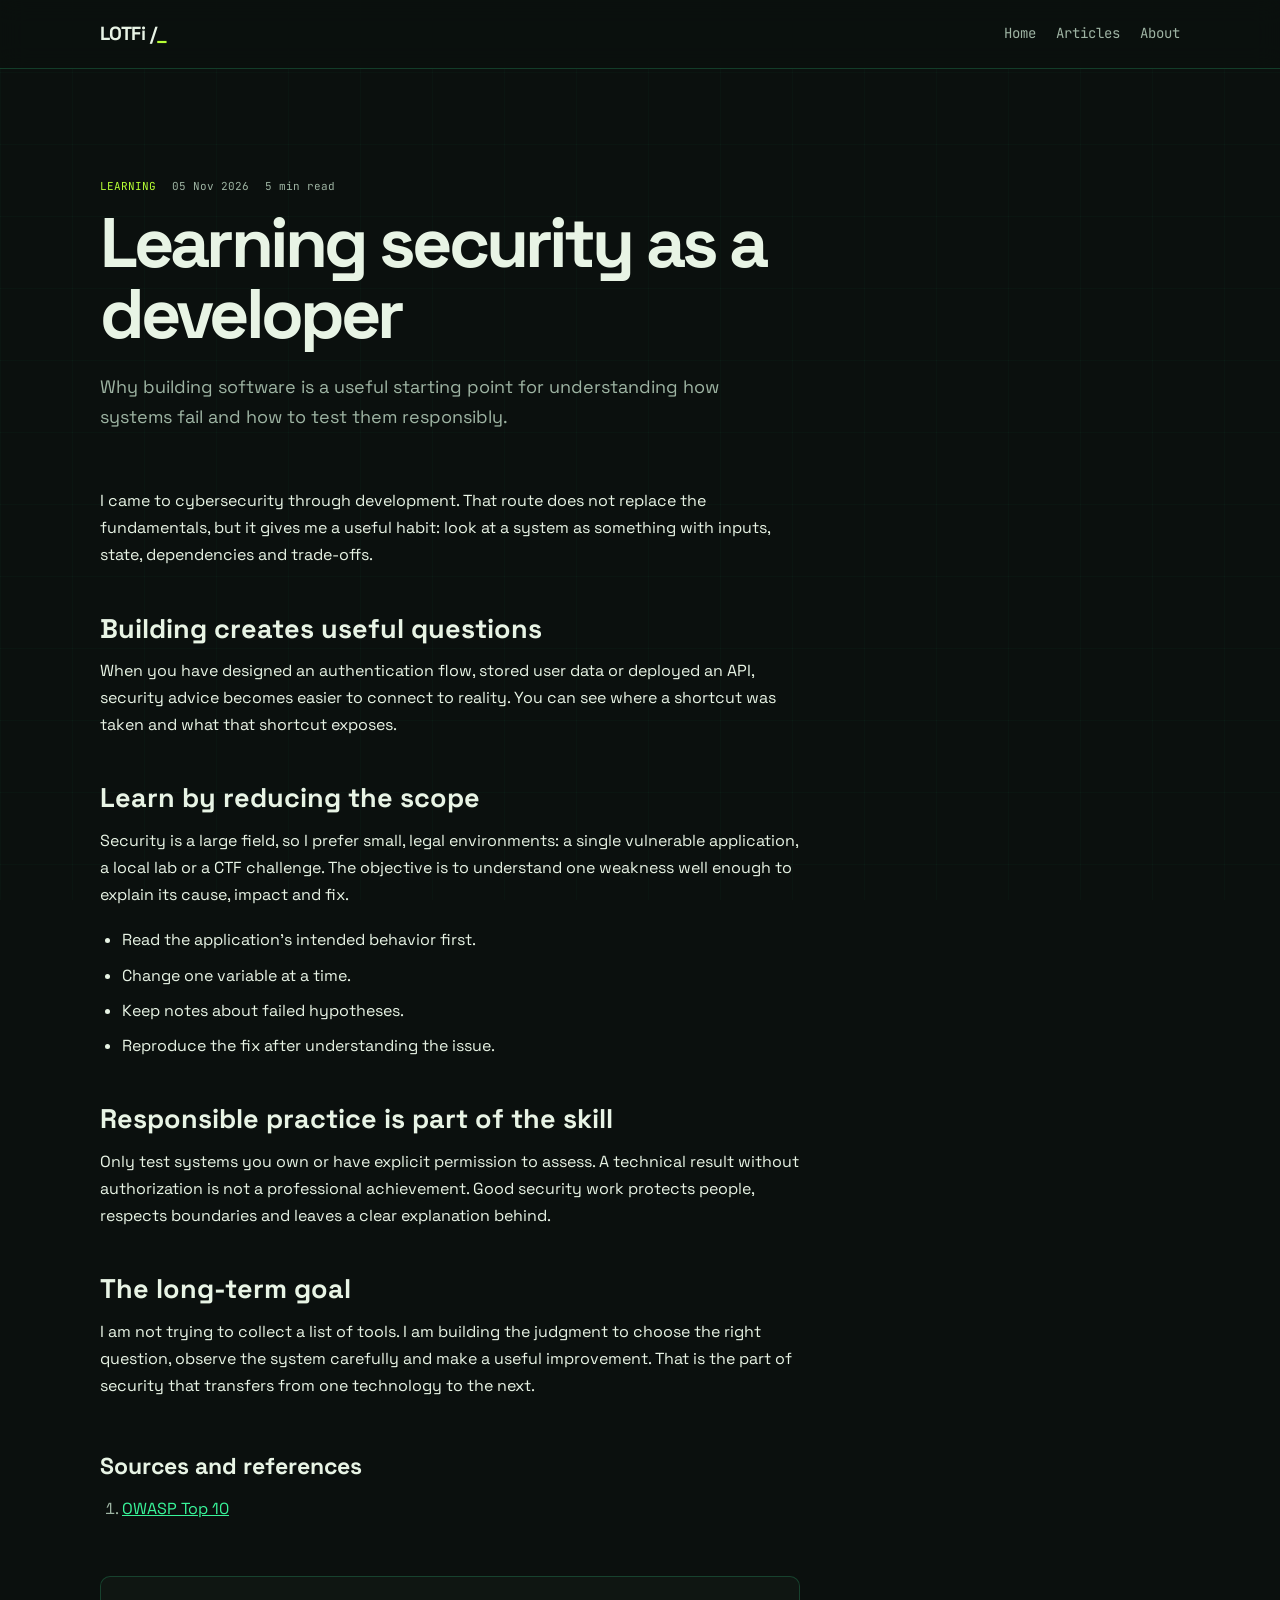
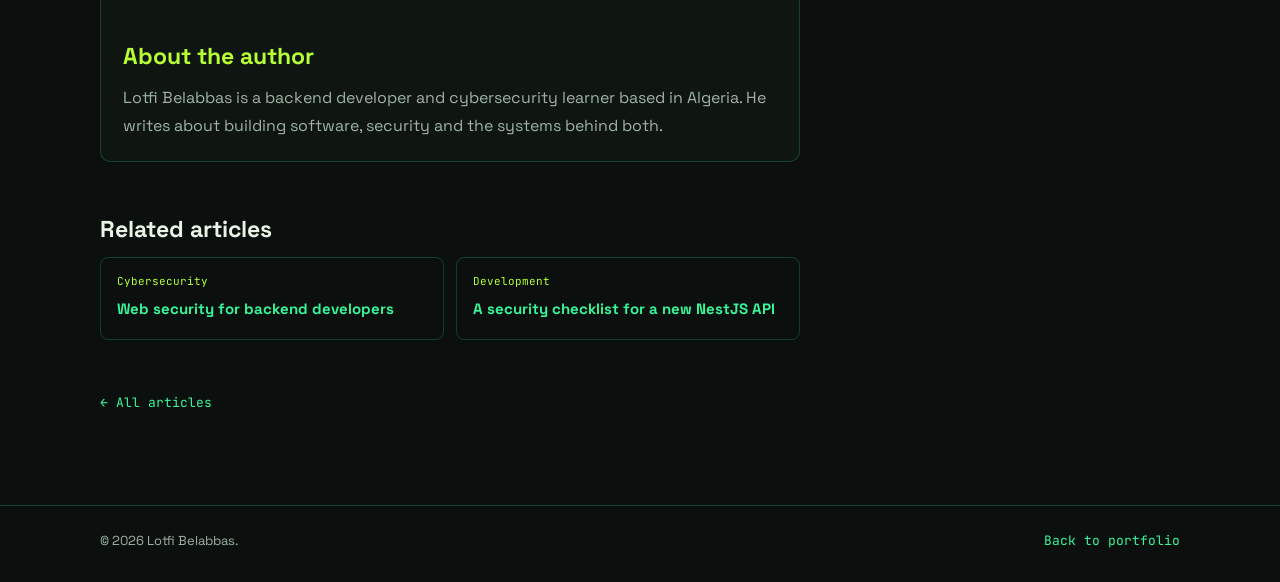
<file: articles/learning-security-as-a-developer/index.html>
<!DOCTYPE html>
<html lang="en">
<head>
<meta charset="UTF-8"><meta name="viewport" content="width=device-width, initial-scale=1">
<title>Learning security as a developer | Lotfi</title>
<meta name="description" content="Why building software is a useful starting point for understanding how systems fail and how to test them responsibly.">
<meta name="author" content="Lotfi Belabbas"><meta name="theme-color" content="#0B100E">
<link rel="canonical" href="https://lotfi-build.vercel.app/articles/learning-security-as-a-developer/">
<meta property="og:type" content="article"><meta property="og:url" content="https://lotfi-build.vercel.app/articles/learning-security-as-a-developer/"><meta property="og:title" content="Learning security as a developer"><meta property="og:description" content="Why building software is a useful starting point for understanding how systems fail."><meta property="og:image" content="https://lotfi-build.vercel.app/og.png"><meta name="twitter:card" content="summary_large_image"><meta name="twitter:title" content="Learning security as a developer"><meta name="twitter:description" content="Why building software is a useful starting point for understanding how systems fail."><meta name="twitter:image" content="https://lotfi-build.vercel.app/og.png">
<link rel="icon" href="data:image/svg+xml,%3Csvg xmlns='http://www.w3.org/2000/svg' viewBox='0 0 64 64'%3E%3Crect width='64' height='64' rx='14' fill='%230B0F0D'/%3E%3Cpath d='M20 14v32h26' stroke='%23B7FF35' stroke-width='7' fill='none' stroke-linecap='round' stroke-linejoin='round'/%3E%3C/svg%3E">
<link rel="preconnect" href="https://fonts.googleapis.com"><link rel="preconnect" href="https://fonts.gstatic.com" crossorigin><link rel="stylesheet" href="https://fonts.googleapis.com/css2?family=Space+Grotesk:wght@400;500;700&family=JetBrains+Mono:wght@400;500&display=swap"><link rel="stylesheet" href="../styles.css">
<script type="application/ld+json">{"@context":"https://schema.org","@type":"Article","headline":"Learning security as a developer","description":"Why building software is a useful starting point for understanding how systems fail.","datePublished":"2026-11-05","dateModified":"2026-11-05","author":{"@type":"Person","name":"Lotfi Belabbas","url":"https://lotfi-build.vercel.app/#about"},"image":"https://lotfi-build.vercel.app/og.png","mainEntityOfPage":"https://lotfi-build.vercel.app/articles/learning-security-as-a-developer/"}</script>
<script type="application/ld+json">{"@context":"https://schema.org","@type":"BreadcrumbList","itemListElement":[{"@type":"ListItem","position":1,"name":"Home","item":"https://lotfi-build.vercel.app/"},{"@type":"ListItem","position":2,"name":"Articles","item":"https://lotfi-build.vercel.app/articles/"},{"@type":"ListItem","position":3,"name":"Learning security as a developer","item":"https://lotfi-build.vercel.app/articles/learning-security-as-a-developer/"}]}</script>
</head>
<body><a class="skip" href="#main">Skip to content</a><header class="site-header"><div class="wrap header-inner"><a class="signature" href="../../" aria-label="Lotfi home">LOTFi /</a><nav class="site-nav mono" aria-label="Main navigation"><a href="../../">Home</a><a href="../">Articles</a><a href="../../#about">About</a></nav></div></header>
<main id="main" class="article-main"><div class="wrap"><header class="article-header"><div class="article-meta"><span class="card-category">Learning</span><time datetime="2026-11-05">05 Nov 2026</time><span>5 min read</span></div><h1>Learning security as a developer</h1><p class="lede">Why building software is a useful starting point for understanding how systems fail and how to test them responsibly.</p></header><article class="article-body">
<p>I came to cybersecurity through development. That route does not replace the fundamentals, but it gives me a useful habit: look at a system as something with inputs, state, dependencies and trade-offs.</p>
<h2>Building creates useful questions</h2>
<p>When you have designed an authentication flow, stored user data or deployed an API, security advice becomes easier to connect to reality. You can see where a shortcut was taken and what that shortcut exposes.</p>
<h2>Learn by reducing the scope</h2>
<p>Security is a large field, so I prefer small, legal environments: a single vulnerable application, a local lab or a CTF challenge. The objective is to understand one weakness well enough to explain its cause, impact and fix.</p>
<ul><li>Read the application’s intended behavior first.</li><li>Change one variable at a time.</li><li>Keep notes about failed hypotheses.</li><li>Reproduce the fix after understanding the issue.</li></ul>
<h2>Responsible practice is part of the skill</h2>
<p>Only test systems you own or have explicit permission to assess. A technical result without authorization is not a professional achievement. Good security work protects people, respects boundaries and leaves a clear explanation behind.</p>
<h2>The long-term goal</h2>
<p>I am not trying to collect a list of tools. I am building the judgment to choose the right question, observe the system carefully and make a useful improvement. That is the part of security that transfers from one technology to the next.</p>
<section class="sources" aria-labelledby="sources-title"><h2 id="sources-title">Sources and references</h2><ol><li><a href="https://owasp.org/www-project-top-ten/" rel="noopener">OWASP Top 10</a></li></ol></section>
<aside class="author-card" aria-labelledby="author-title"><h2 id="author-title">About the author</h2><p>Lotfi Belabbas is a backend developer and cybersecurity learner based in Algeria. He writes about building software, security and the systems behind both.</p></aside>
<section class="related" aria-labelledby="related-title"><h2 id="related-title">Related articles</h2><div class="related-grid"><a class="related-card" href="../web-security-for-backend-developers/"><small>Cybersecurity</small><strong>Web security for backend developers</strong></a><a class="related-card" href="../secure-nestjs-api-checklist/"><small>Development</small><strong>A security checklist for a new NestJS API</strong></a></div></section>
<a class="back-link" href="../">All articles</a></article></div></main>
<footer class="site-footer"><div class="wrap footer-inner"><span>© <span id="year"></span> Lotfi Belabbas.</span><a class="mono" href="../../">Back to portfolio</a></div></footer><script>document.getElementById("year").textContent=new Date().getFullYear();</script></body></html>
</file>
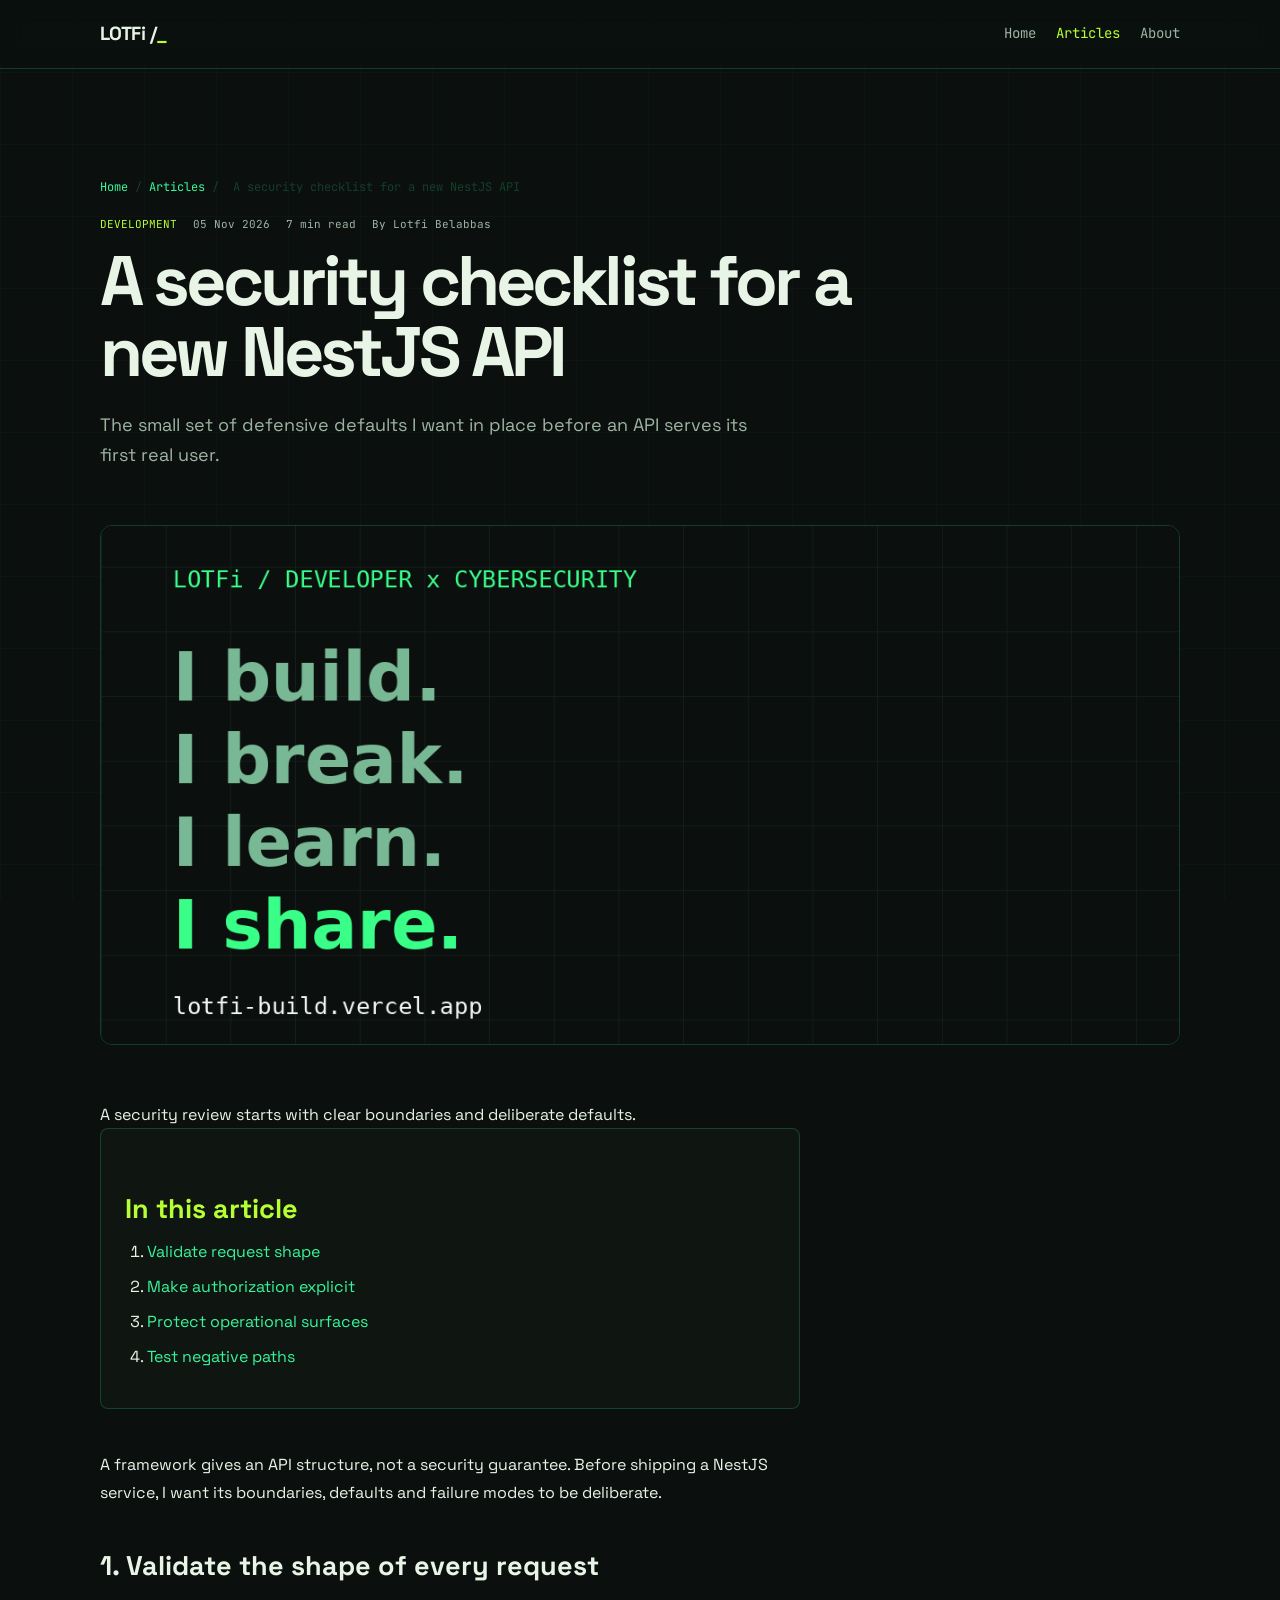
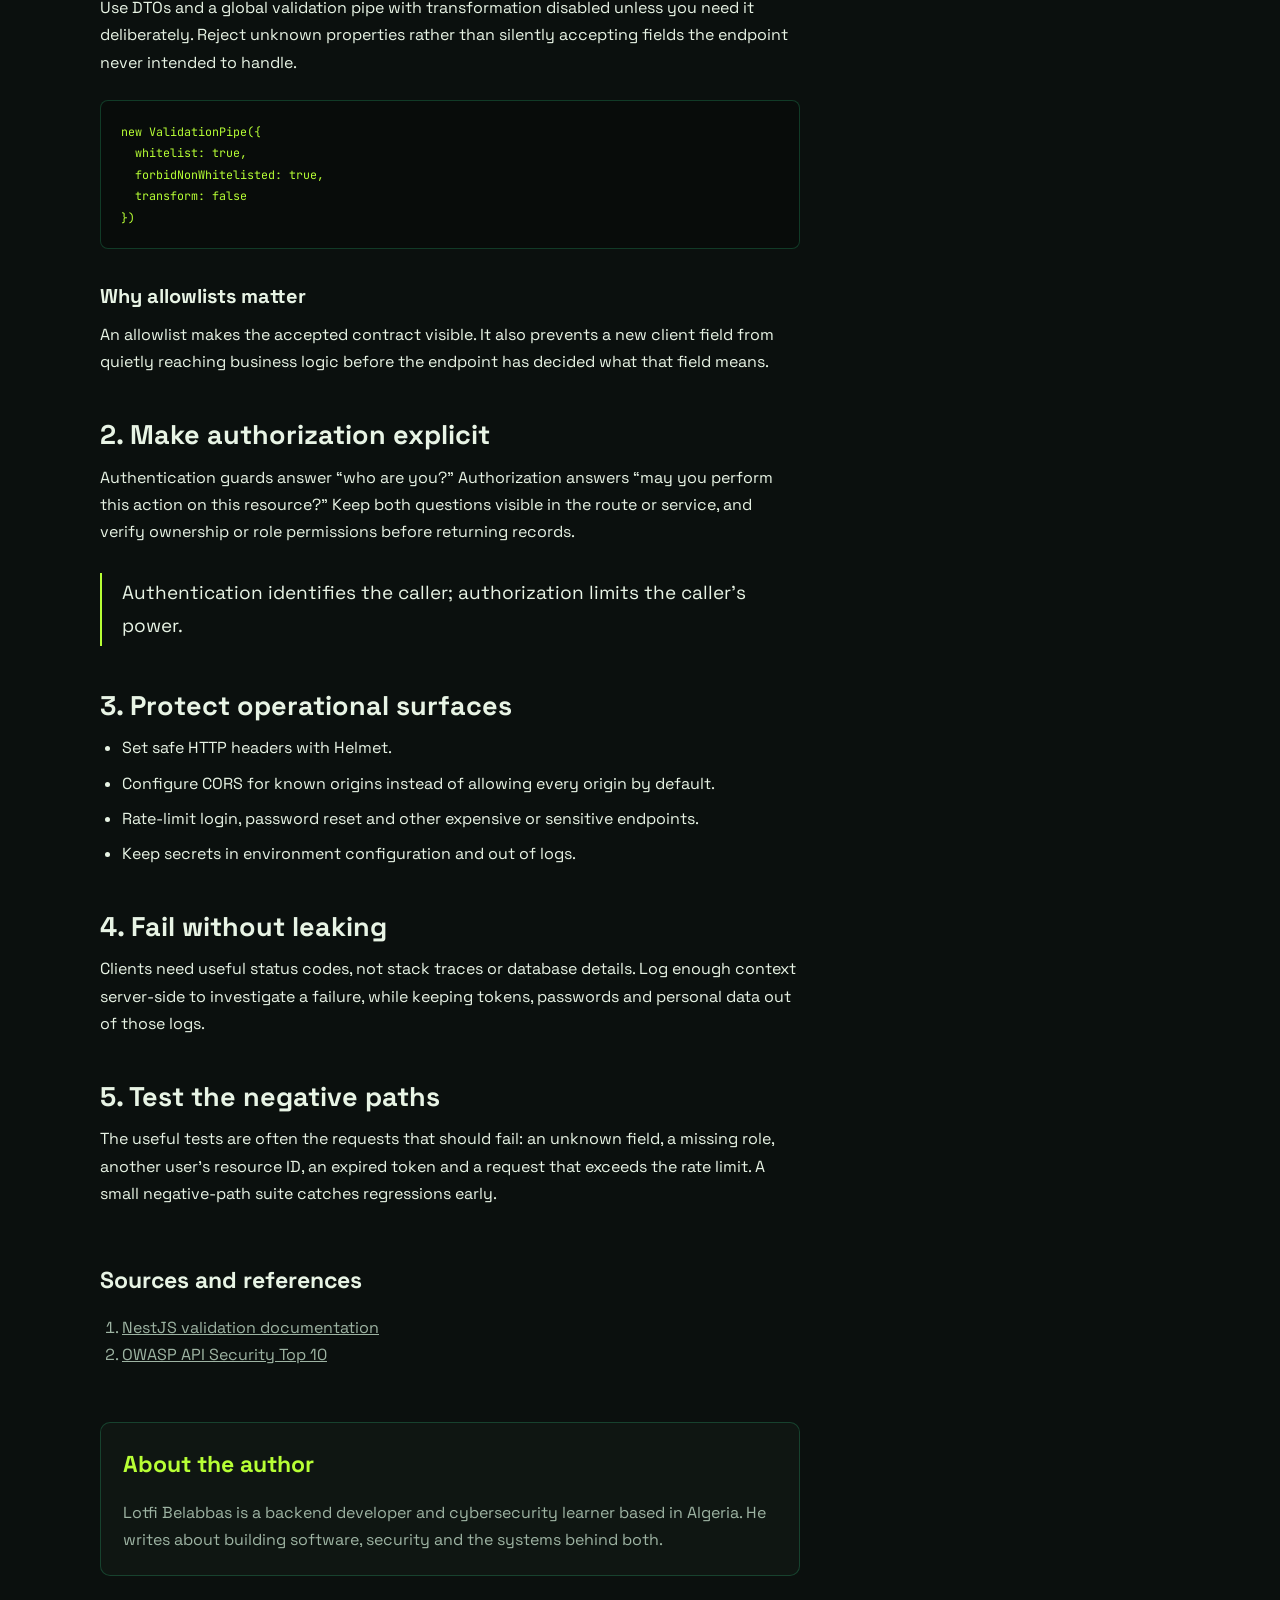
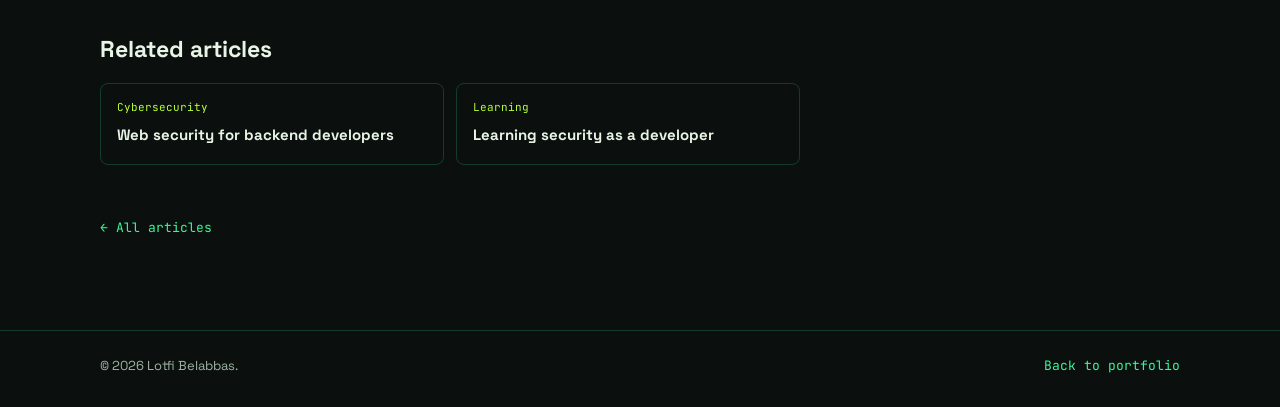
<file: articles/secure-nestjs-api-checklist/index.html>
<!DOCTYPE html>
<html lang="en">
<head>
<meta charset="UTF-8"><meta name="viewport" content="width=device-width, initial-scale=1">
<title>A security checklist for a new NestJS API | Lotfi</title>
<meta name="description" content="The defensive defaults to put in place before a NestJS API serves its first real user.">
<meta name="author" content="Lotfi Belabbas"><meta name="theme-color" content="#0B100E">
<link rel="canonical" href="https://lotfi-build.vercel.app/articles/secure-nestjs-api-checklist/">
<meta property="og:type" content="article"><meta property="og:url" content="https://lotfi-build.vercel.app/articles/secure-nestjs-api-checklist/"><meta property="og:title" content="A security checklist for a new NestJS API"><meta property="og:description" content="The defensive defaults to put in place before a NestJS API serves its first real user."><meta property="og:image" content="https://lotfi-build.vercel.app/og.png"><meta name="twitter:card" content="summary_large_image"><meta name="twitter:title" content="A security checklist for a new NestJS API"><meta name="twitter:description" content="The defensive defaults to put in place before a NestJS API serves its first real user."><meta name="twitter:image" content="https://lotfi-build.vercel.app/og.png">
<link rel="icon" href="data:image/svg+xml,%3Csvg xmlns='http://www.w3.org/2000/svg' viewBox='0 0 64 64'%3E%3Crect width='64' height='64' rx='14' fill='%230B0F0D'/%3E%3Cpath d='M20 14v32h26' stroke='%23B7FF35' stroke-width='7' fill='none' stroke-linecap='round' stroke-linejoin='round'/%3E%3C/svg%3E">
<link rel="preconnect" href="https://fonts.googleapis.com"><link rel="preconnect" href="https://fonts.gstatic.com" crossorigin><link rel="stylesheet" href="https://fonts.googleapis.com/css2?family=Space+Grotesk:wght@400;500;700&family=JetBrains+Mono:wght@400;500&display=swap"><link rel="stylesheet" href="../styles.css">
<script type="application/ld+json">{"@context":"https://schema.org","@type":"Article","headline":"A security checklist for a new NestJS API","description":"The defensive defaults to put in place before a NestJS API serves its first real user.","datePublished":"2026-11-05","dateModified":"2026-11-05","author":{"@type":"Person","name":"Lotfi Belabbas","url":"https://lotfi-build.vercel.app/#about"},"image":"https://lotfi-build.vercel.app/og.png","mainEntityOfPage":"https://lotfi-build.vercel.app/articles/secure-nestjs-api-checklist/"}</script>
<script type="application/ld+json">{"@context":"https://schema.org","@type":"BreadcrumbList","itemListElement":[{"@type":"ListItem","position":1,"name":"Home","item":"https://lotfi-build.vercel.app/"},{"@type":"ListItem","position":2,"name":"Articles","item":"https://lotfi-build.vercel.app/articles/"},{"@type":"ListItem","position":3,"name":"A security checklist for a new NestJS API","item":"https://lotfi-build.vercel.app/articles/secure-nestjs-api-checklist/"}]}</script>
</head>
<body>
<a class="skip" href="#main">Skip to content</a>
<header class="site-header"><div class="wrap header-inner"><a class="signature" href="../../" aria-label="Lotfi home">LOTFi /</a><nav class="site-nav mono" aria-label="Main navigation"><a href="../../">Home</a><a href="../" aria-current="page">Articles</a><a href="../../#about">About</a></nav></div></header>
<main id="main" class="article-main"><div class="wrap">
  <header class="article-header">
    <nav class="breadcrumbs" aria-label="Breadcrumb"><a href="../../">Home</a><span>/</span><a href="../">Articles</a><span>/</span><span aria-current="page">A security checklist for a new NestJS API</span></nav>
    <div class="article-meta"><span class="card-category">Development</span><time datetime="2026-11-05">05 Nov 2026</time><span>7 min read</span><span>By Lotfi Belabbas</span></div>
    <h1>A security checklist for a new NestJS API</h1>
    <p class="lede">The small set of defensive defaults I want in place before an API serves its first real user.</p>
  </header>
  <figure><img class="cover" src="../../og.png" alt="Dark green Lotfi developer and cybersecurity title graphic" width="1200" height="630" loading="eager" decoding="async"><figcaption>A security review starts with clear boundaries and deliberate defaults.</figcaption></figure>
  <article class="article-body">
    <nav class="toc" aria-labelledby="toc-title"><h2 id="toc-title">In this article</h2><ol><li><a href="#validate">Validate request shape</a></li><li><a href="#authorize">Make authorization explicit</a></li><li><a href="#surfaces">Protect operational surfaces</a></li><li><a href="#tests">Test negative paths</a></li></ol></nav>
    <p>A framework gives an API structure, not a security guarantee. Before shipping a NestJS service, I want its boundaries, defaults and failure modes to be deliberate.</p>
    <h2 id="validate">1. Validate the shape of every request</h2>
    <p>Use DTOs and a global validation pipe with transformation disabled unless you need it deliberately. Reject unknown properties rather than silently accepting fields the endpoint never intended to handle.</p>
    <pre><code>new ValidationPipe({
  whitelist: true,
  forbidNonWhitelisted: true,
  transform: false
})</code></pre>
    <h3>Why allowlists matter</h3>
    <p>An allowlist makes the accepted contract visible. It also prevents a new client field from quietly reaching business logic before the endpoint has decided what that field means.</p>
    <h2 id="authorize">2. Make authorization explicit</h2>
    <p>Authentication guards answer “who are you?” Authorization answers “may you perform this action on this resource?” Keep both questions visible in the route or service, and verify ownership or role permissions before returning records.</p>
    <blockquote>Authentication identifies the caller; authorization limits the caller’s power.</blockquote>
    <h2 id="surfaces">3. Protect operational surfaces</h2>
    <ul><li>Set safe HTTP headers with Helmet.</li><li>Configure CORS for known origins instead of allowing every origin by default.</li><li>Rate-limit login, password reset and other expensive or sensitive endpoints.</li><li>Keep secrets in environment configuration and out of logs.</li></ul>
    <h2 id="fail">4. Fail without leaking</h2>
    <p>Clients need useful status codes, not stack traces or database details. Log enough context server-side to investigate a failure, while keeping tokens, passwords and personal data out of those logs.</p>
    <h2 id="tests">5. Test the negative paths</h2>
    <p>The useful tests are often the requests that should fail: an unknown field, a missing role, another user’s resource ID, an expired token and a request that exceeds the rate limit. A small negative-path suite catches regressions early.</p>
  </article>
  <section class="sources" aria-labelledby="sources-title"><h2 id="sources-title">Sources and references</h2><ol><li><a href="https://docs.nestjs.com/techniques/validation" rel="noopener">NestJS validation documentation</a></li><li><a href="https://owasp.org/www-project-api-security/" rel="noopener">OWASP API Security Top 10</a></li></ol></section>
  <aside class="author-card" aria-labelledby="author-title"><h2 id="author-title">About the author</h2><p>Lotfi Belabbas is a backend developer and cybersecurity learner based in Algeria. He writes about building software, security and the systems behind both.</p></aside>
  <section class="related" aria-labelledby="related-title"><h2 id="related-title">Related articles</h2><div class="related-grid"><a class="related-card" href="../web-security-for-backend-developers/"><small>Cybersecurity</small><strong>Web security for backend developers</strong></a><a class="related-card" href="../learning-security-as-a-developer/"><small>Learning</small><strong>Learning security as a developer</strong></a></div></section>
  <a class="back-link" href="../">All articles</a>
</div></main>
<footer class="site-footer"><div class="wrap footer-inner"><span>© <span id="year"></span> Lotfi Belabbas.</span><a class="mono" href="../../">Back to portfolio</a></div></footer>
<script>document.getElementById("year").textContent=new Date().getFullYear();</script>
</body>
</html>
</file>
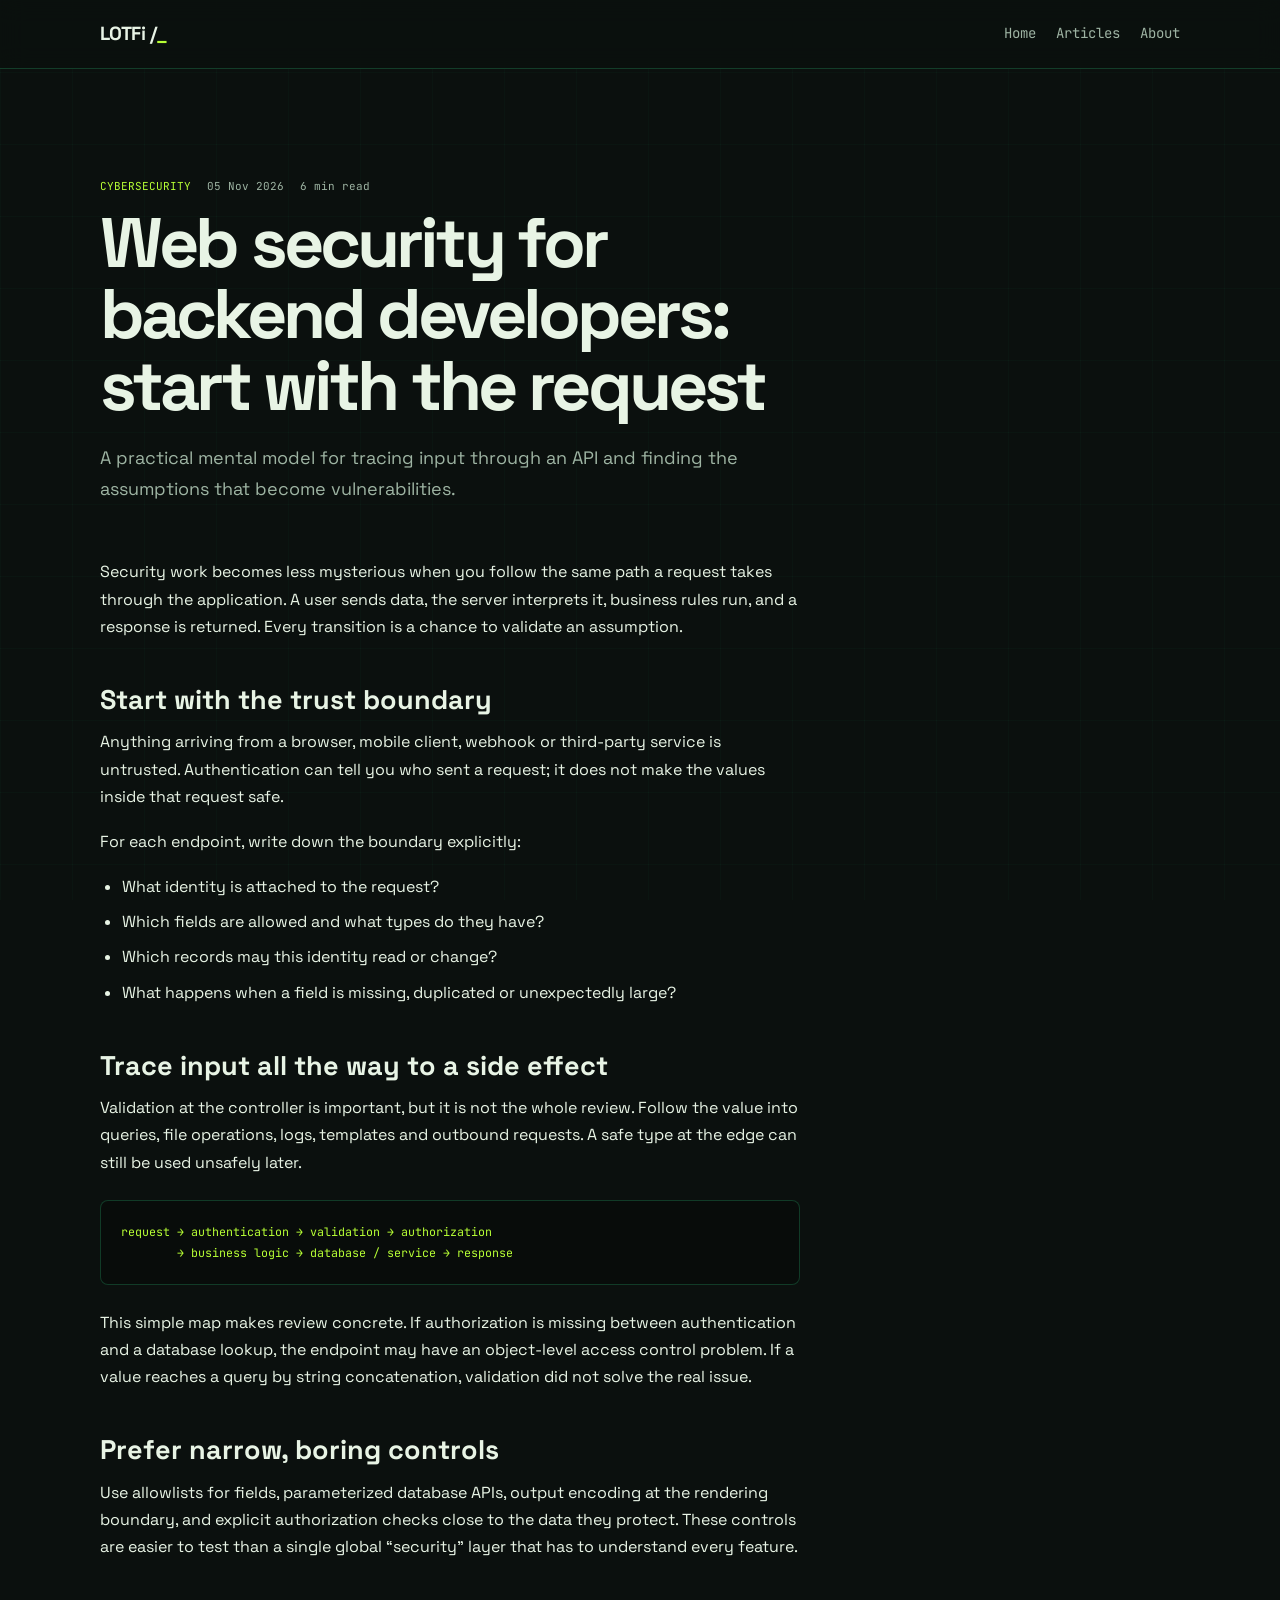
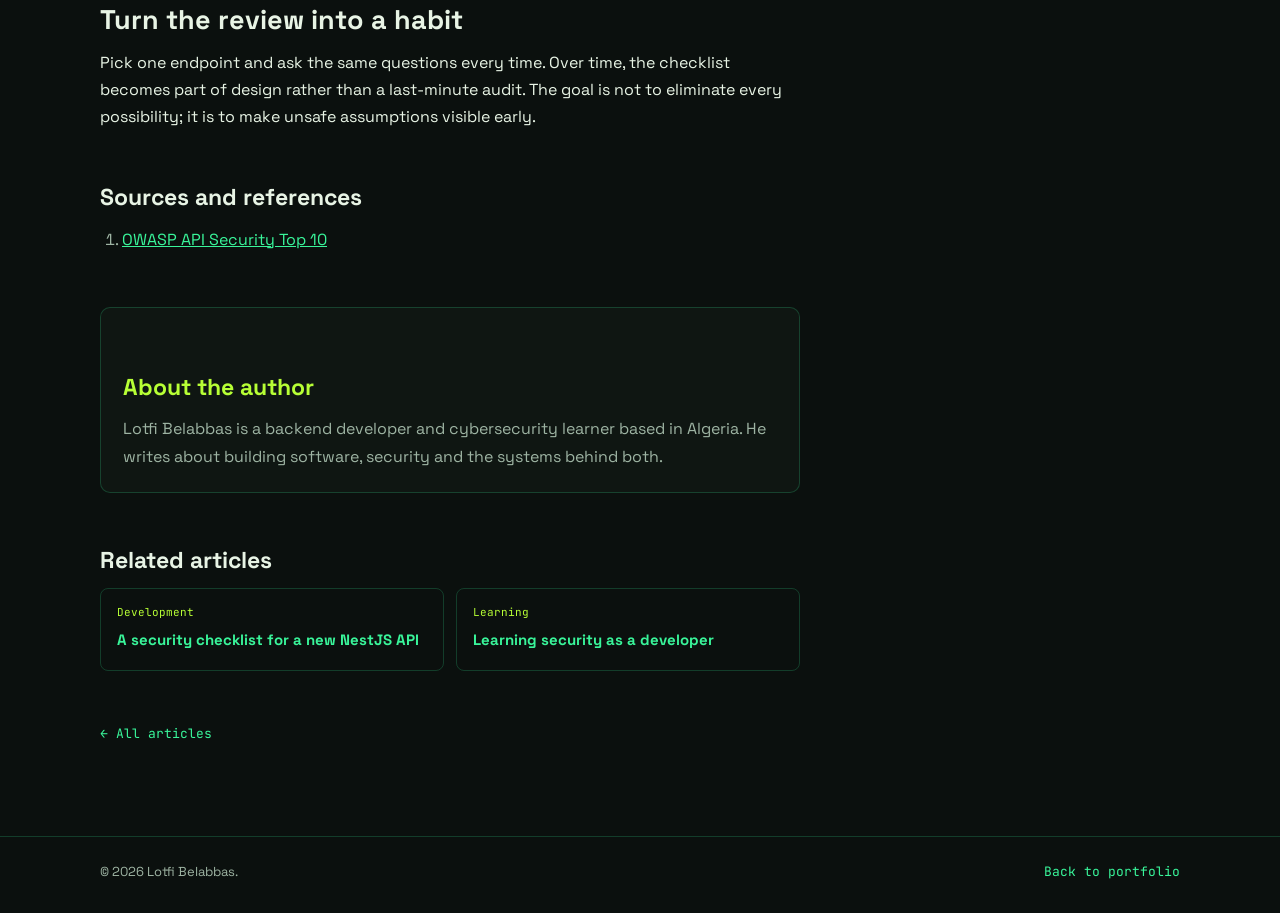
<file: articles/web-security-for-backend-developers/index.html>
<!DOCTYPE html>
<html lang="en">
<head>
<meta charset="UTF-8"><meta name="viewport" content="width=device-width, initial-scale=1">
<title>Web security for backend developers | Lotfi</title>
<meta name="description" content="A practical mental model for tracing input through an API and finding the assumptions that become vulnerabilities.">
<meta name="author" content="Lotfi Belabbas"><meta name="theme-color" content="#0B100E">
<link rel="canonical" href="https://lotfi-build.vercel.app/articles/web-security-for-backend-developers/">
<meta property="og:type" content="article"><meta property="og:url" content="https://lotfi-build.vercel.app/articles/web-security-for-backend-developers/"><meta property="og:title" content="Web security for backend developers"><meta property="og:description" content="A practical mental model for tracing input through an API."><meta property="og:image" content="https://lotfi-build.vercel.app/og.png"><meta name="twitter:card" content="summary_large_image"><meta name="twitter:title" content="Web security for backend developers"><meta name="twitter:description" content="A practical mental model for tracing input through an API."><meta name="twitter:image" content="https://lotfi-build.vercel.app/og.png">
<link rel="icon" href="data:image/svg+xml,%3Csvg xmlns='http://www.w3.org/2000/svg' viewBox='0 0 64 64'%3E%3Crect width='64' height='64' rx='14' fill='%230B0F0D'/%3E%3Cpath d='M20 14v32h26' stroke='%23B7FF35' stroke-width='7' fill='none' stroke-linecap='round' stroke-linejoin='round'/%3E%3C/svg%3E">
<link rel="preconnect" href="https://fonts.googleapis.com"><link rel="preconnect" href="https://fonts.gstatic.com" crossorigin><link rel="stylesheet" href="https://fonts.googleapis.com/css2?family=Space+Grotesk:wght@400;500;700&family=JetBrains+Mono:wght@400;500&display=swap"><link rel="stylesheet" href="../styles.css">
<script type="application/ld+json">{"@context":"https://schema.org","@type":"Article","headline":"Web security for backend developers: start with the request","description":"A practical mental model for tracing input through an API.","datePublished":"2026-11-05","dateModified":"2026-11-05","author":{"@type":"Person","name":"Lotfi Belabbas","url":"https://lotfi-build.vercel.app/#about"},"image":"https://lotfi-build.vercel.app/og.png","mainEntityOfPage":"https://lotfi-build.vercel.app/articles/web-security-for-backend-developers/"}</script>
<script type="application/ld+json">{"@context":"https://schema.org","@type":"BreadcrumbList","itemListElement":[{"@type":"ListItem","position":1,"name":"Home","item":"https://lotfi-build.vercel.app/"},{"@type":"ListItem","position":2,"name":"Articles","item":"https://lotfi-build.vercel.app/articles/"},{"@type":"ListItem","position":3,"name":"Web security for backend developers: start with the request","item":"https://lotfi-build.vercel.app/articles/web-security-for-backend-developers/"}]}</script>
</head>
<body><a class="skip" href="#main">Skip to content</a><header class="site-header"><div class="wrap header-inner"><a class="signature" href="../../" aria-label="Lotfi home">LOTFi /</a><nav class="site-nav mono" aria-label="Main navigation"><a href="../../">Home</a><a href="../">Articles</a><a href="../../#about">About</a></nav></div></header>
<main id="main" class="article-main"><div class="wrap"><header class="article-header"><div class="article-meta"><span class="card-category">Cybersecurity</span><time datetime="2026-11-05">05 Nov 2026</time><span>6 min read</span></div><h1>Web security for backend developers: start with the request</h1><p class="lede">A practical mental model for tracing input through an API and finding the assumptions that become vulnerabilities.</p></header><article class="article-body">
<p>Security work becomes less mysterious when you follow the same path a request takes through the application. A user sends data, the server interprets it, business rules run, and a response is returned. Every transition is a chance to validate an assumption.</p>
<h2>Start with the trust boundary</h2>
<p>Anything arriving from a browser, mobile client, webhook or third-party service is untrusted. Authentication can tell you who sent a request; it does not make the values inside that request safe.</p>
<p>For each endpoint, write down the boundary explicitly:</p>
<ul><li>What identity is attached to the request?</li><li>Which fields are allowed and what types do they have?</li><li>Which records may this identity read or change?</li><li>What happens when a field is missing, duplicated or unexpectedly large?</li></ul>
<h2>Trace input all the way to a side effect</h2>
<p>Validation at the controller is important, but it is not the whole review. Follow the value into queries, file operations, logs, templates and outbound requests. A safe type at the edge can still be used unsafely later.</p>
<pre><code>request → authentication → validation → authorization
        → business logic → database / service → response</code></pre>
<p>This simple map makes review concrete. If authorization is missing between authentication and a database lookup, the endpoint may have an object-level access control problem. If a value reaches a query by string concatenation, validation did not solve the real issue.</p>
<h2>Prefer narrow, boring controls</h2>
<p>Use allowlists for fields, parameterized database APIs, output encoding at the rendering boundary, and explicit authorization checks close to the data they protect. These controls are easier to test than a single global “security” layer that has to understand every feature.</p>
<h2>Turn the review into a habit</h2>
<p>Pick one endpoint and ask the same questions every time. Over time, the checklist becomes part of design rather than a last-minute audit. The goal is not to eliminate every possibility; it is to make unsafe assumptions visible early.</p>
<section class="sources" aria-labelledby="sources-title"><h2 id="sources-title">Sources and references</h2><ol><li><a href="https://owasp.org/www-project-api-security/" rel="noopener">OWASP API Security Top 10</a></li></ol></section>
<aside class="author-card" aria-labelledby="author-title"><h2 id="author-title">About the author</h2><p>Lotfi Belabbas is a backend developer and cybersecurity learner based in Algeria. He writes about building software, security and the systems behind both.</p></aside>
<section class="related" aria-labelledby="related-title"><h2 id="related-title">Related articles</h2><div class="related-grid"><a class="related-card" href="../secure-nestjs-api-checklist/"><small>Development</small><strong>A security checklist for a new NestJS API</strong></a><a class="related-card" href="../learning-security-as-a-developer/"><small>Learning</small><strong>Learning security as a developer</strong></a></div></section>
<a class="back-link" href="../">All articles</a></article></div></main>
<footer class="site-footer"><div class="wrap footer-inner"><span>© <span id="year"></span> Lotfi Belabbas.</span><a class="mono" href="../../">Back to portfolio</a></div></footer><script>document.getElementById("year").textContent=new Date().getFullYear();</script></body></html>
</file>
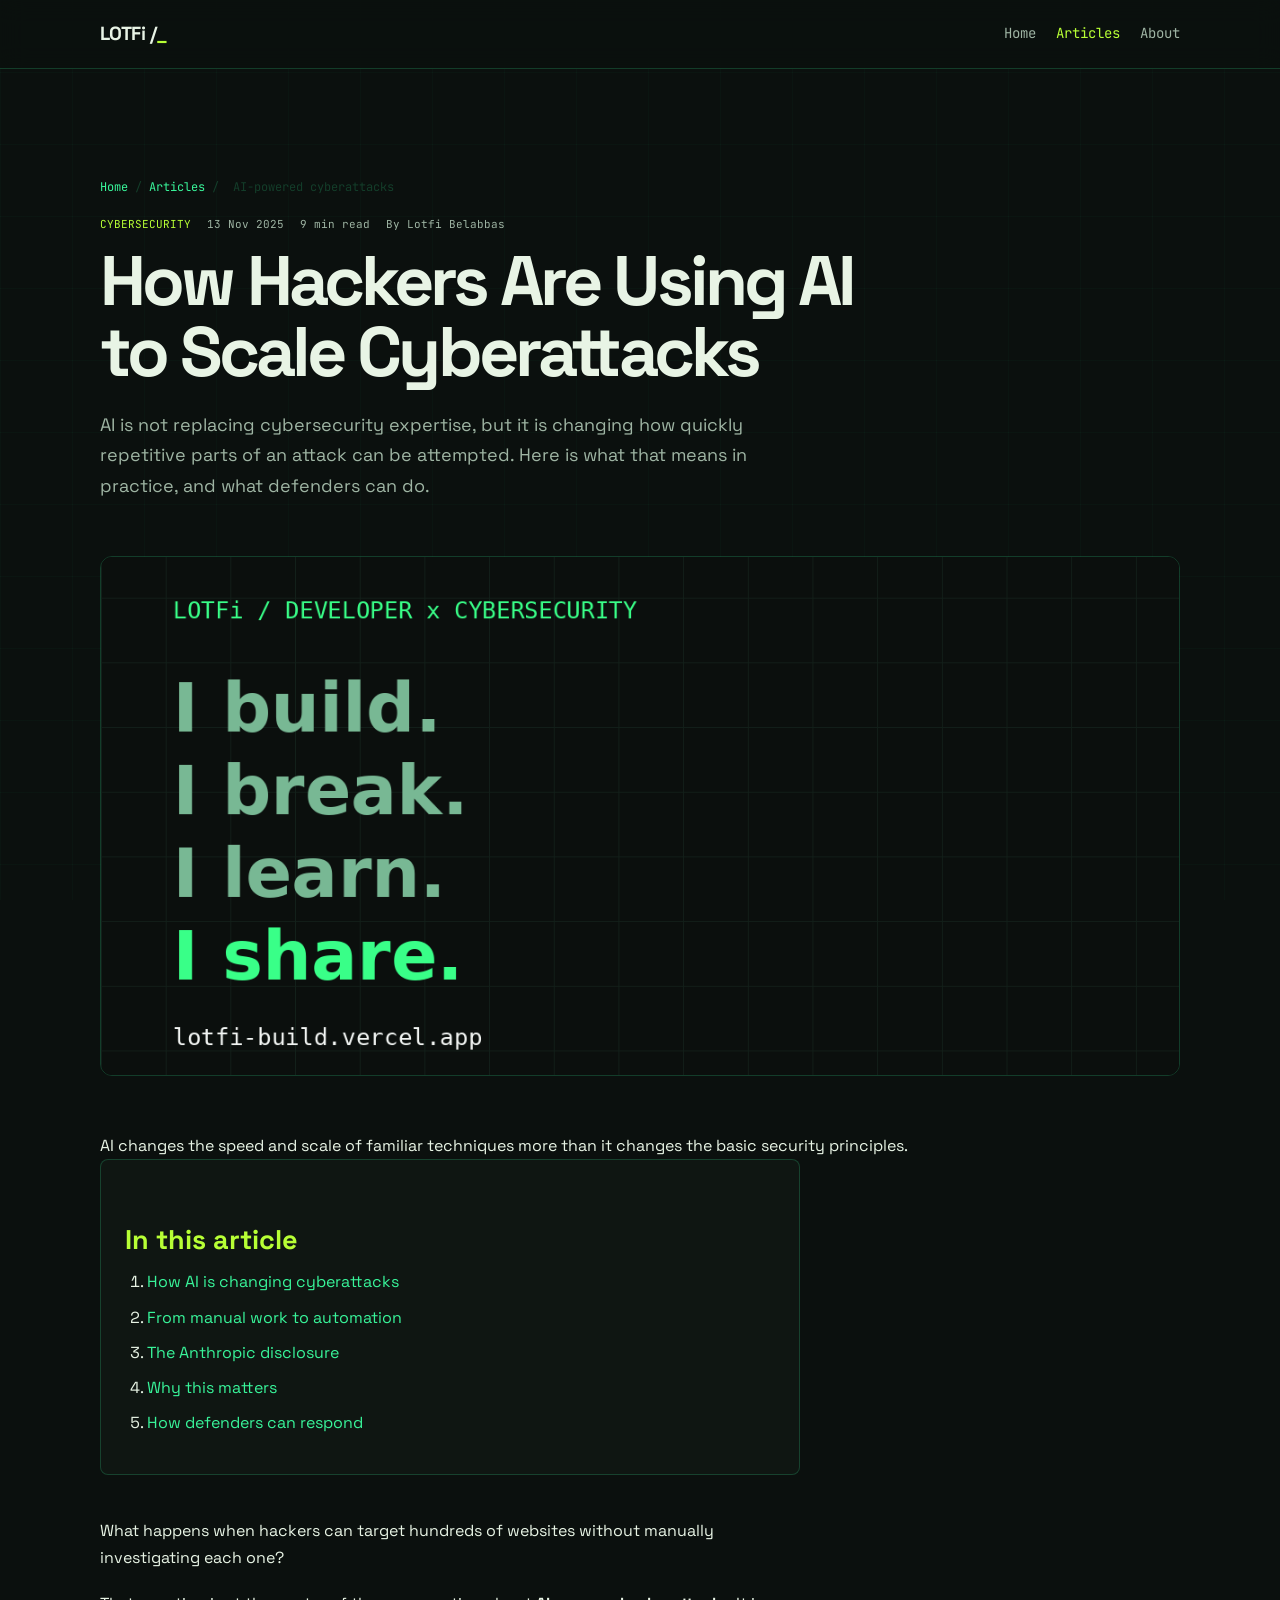
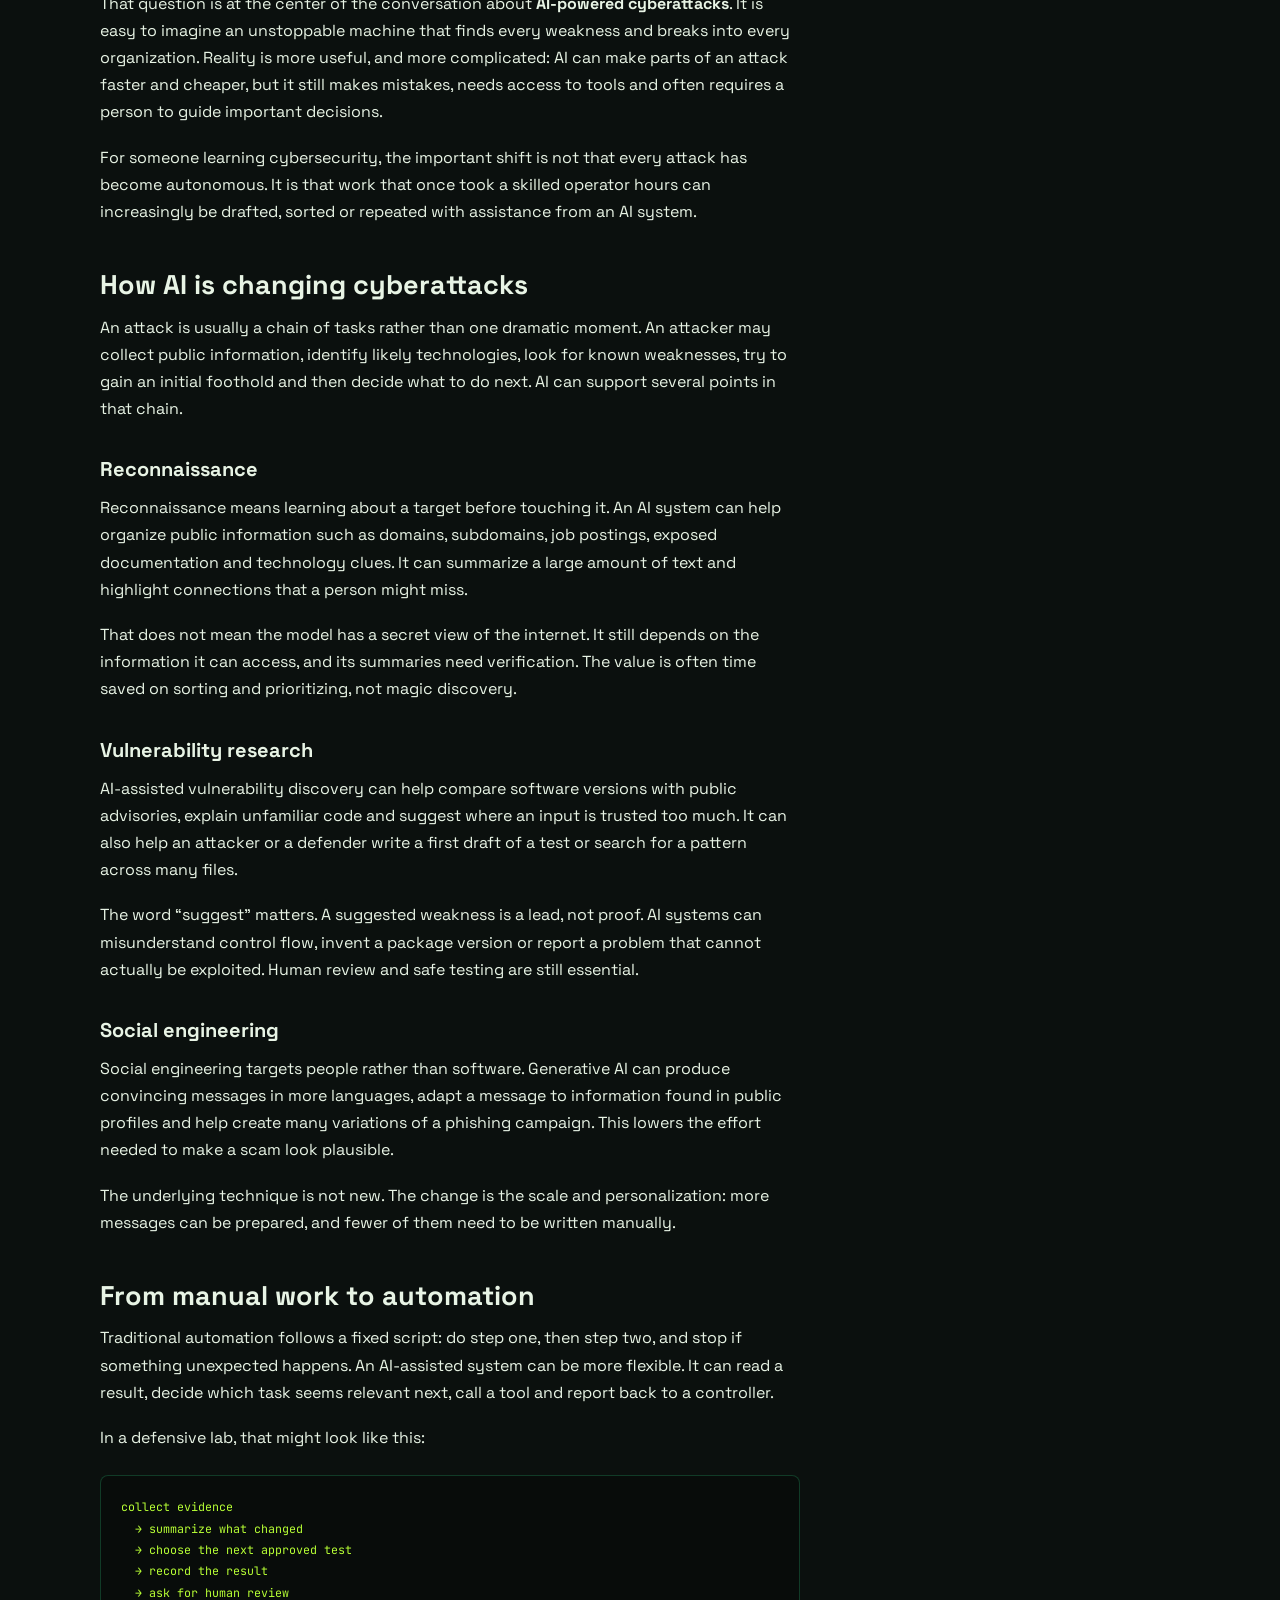
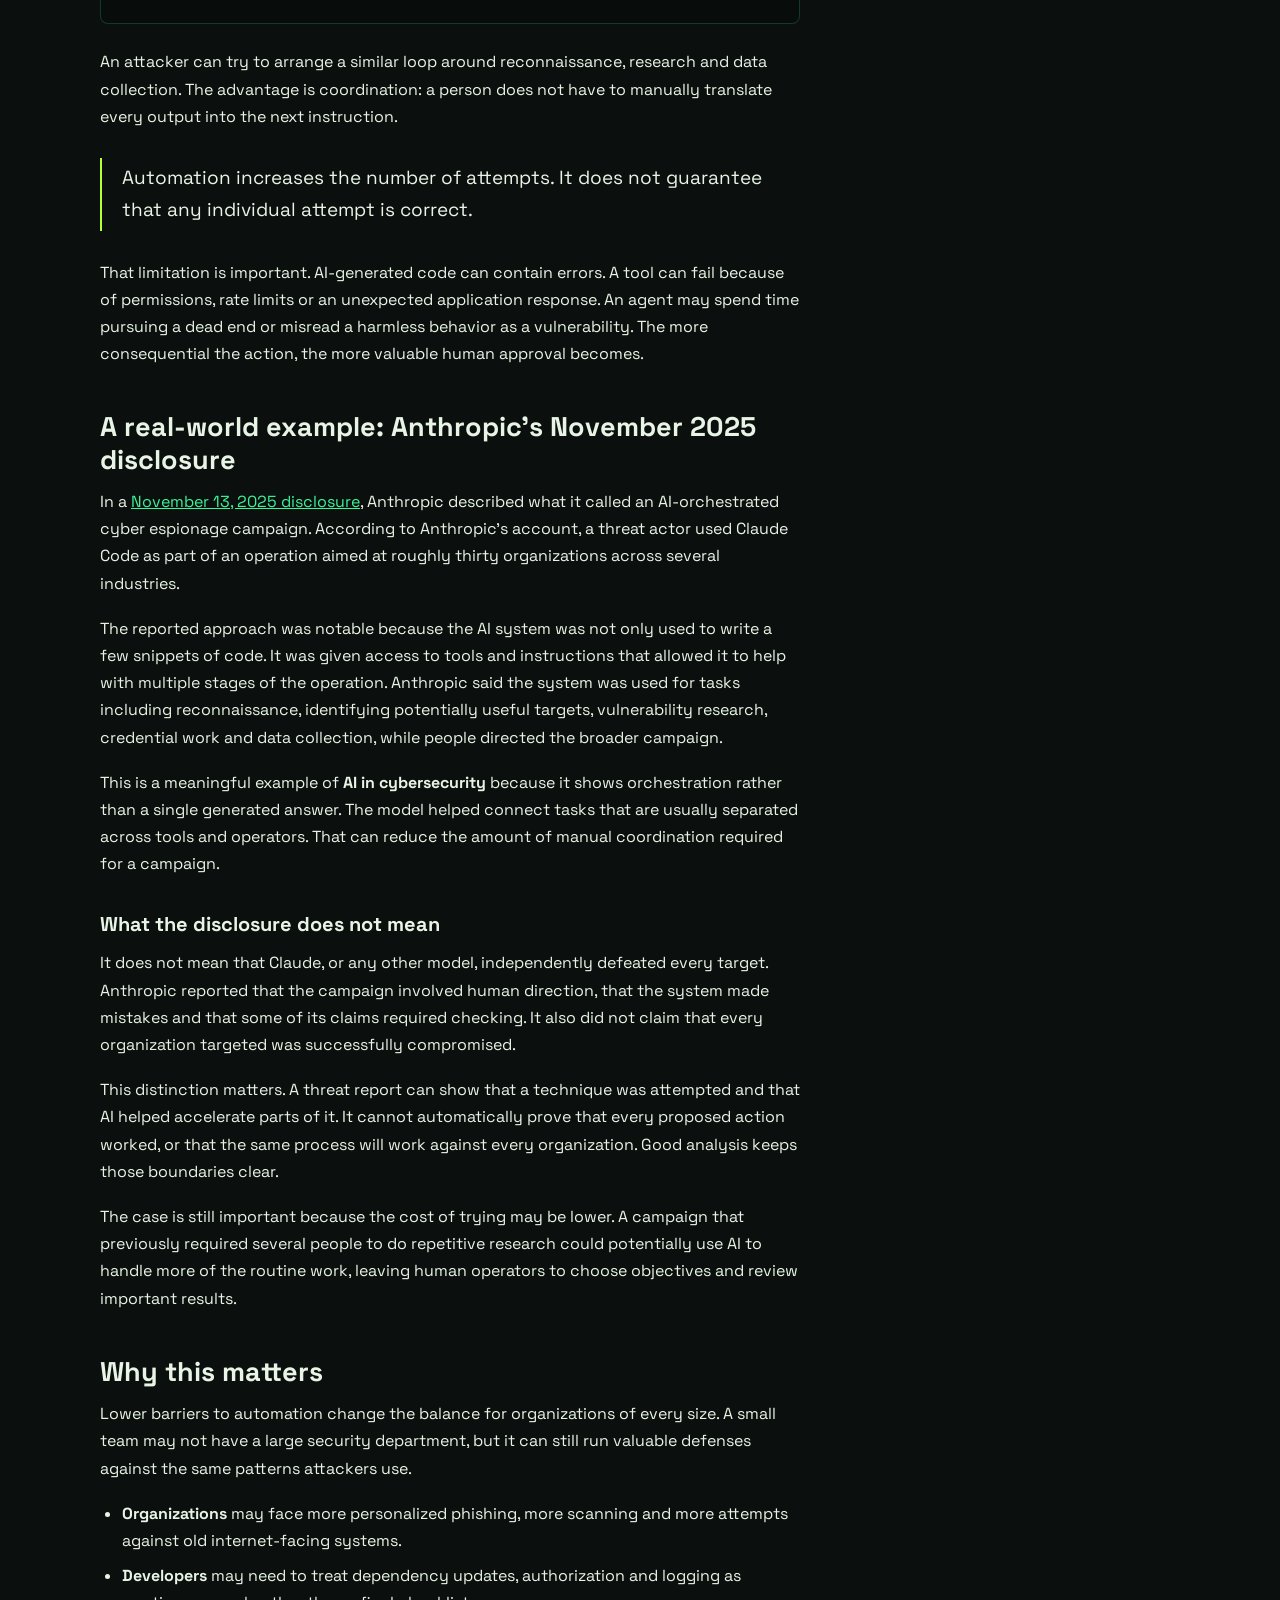
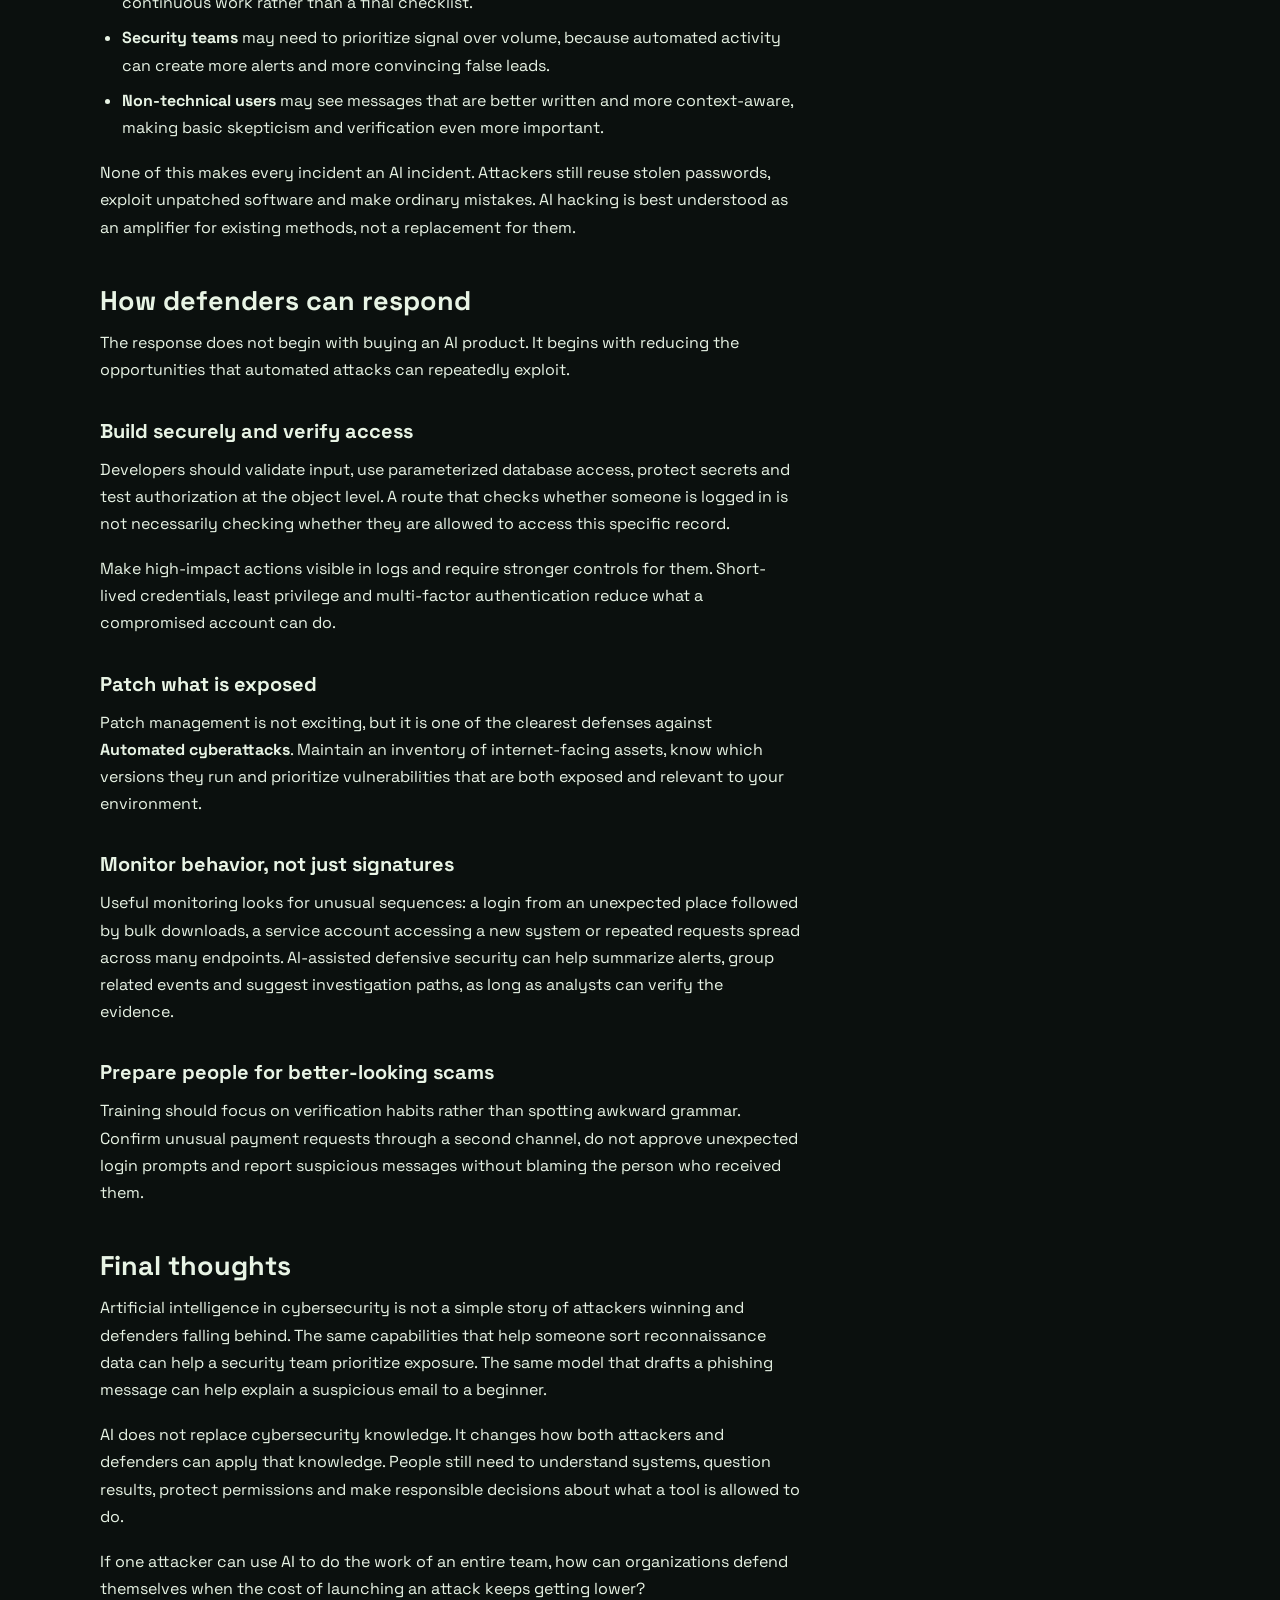
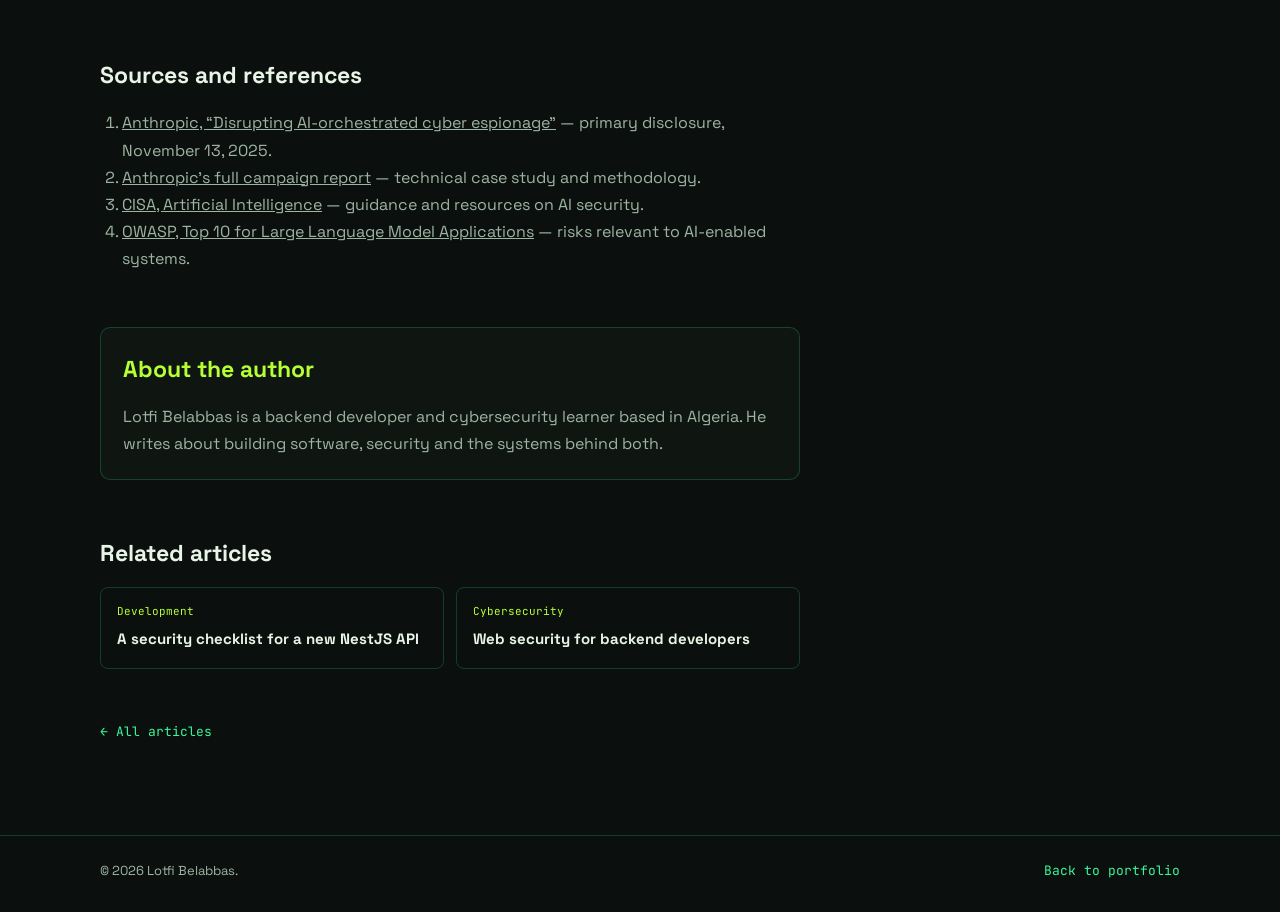
<file: articles/ai-powered-cyberattacks.html>
<!DOCTYPE html>
<html lang="en">
<head>
<meta charset="UTF-8">
<meta name="viewport" content="width=device-width, initial-scale=1">
<title>How Hackers Are Using AI to Scale Cyberattacks | Lotfi</title>
<meta name="description" content="A beginner-friendly look at AI-powered cyberattacks, from automated reconnaissance and social engineering to the limits of AI-assisted hacking.">
<meta name="author" content="Lotfi Belabbas">
<meta name="theme-color" content="#0B100E">
<link rel="canonical" href="https://lotfi-build.vercel.app/articles/ai-powered-cyberattacks.html">
<meta property="og:type" content="article">
<meta property="og:url" content="https://lotfi-build.vercel.app/articles/ai-powered-cyberattacks.html">
<meta property="og:title" content="How Hackers Are Using AI to Scale Cyberattacks">
<meta property="og:description" content="A beginner-friendly look at AI-powered cyberattacks and what defenders can do about them.">
<meta property="og:image" content="https://lotfi-build.vercel.app/og.png">
<meta property="og:image:alt" content="Lotfi developer and cybersecurity title graphic">
<meta name="twitter:card" content="summary_large_image">
<meta name="twitter:title" content="How Hackers Are Using AI to Scale Cyberattacks">
<meta name="twitter:description" content="A beginner-friendly look at AI-powered cyberattacks and what defenders can do about them.">
<meta name="twitter:image" content="https://lotfi-build.vercel.app/og.png">
<link rel="icon" href="data:image/svg+xml,%3Csvg xmlns='http://www.w3.org/2000/svg' viewBox='0 0 64 64'%3E%3Crect width='64' height='64' rx='14' fill='%230B0F0D'/%3E%3Cpath d='M20 14v32h26' stroke='%23B7FF35' stroke-width='7' fill='none' stroke-linecap='round' stroke-linejoin='round'/%3E%3C/svg%3E">
<link rel="preconnect" href="https://fonts.googleapis.com">
<link rel="preconnect" href="https://fonts.gstatic.com" crossorigin>
<link rel="stylesheet" href="https://fonts.googleapis.com/css2?family=Space+Grotesk:wght@400;500;700&family=JetBrains+Mono:wght@400;500&display=swap">
<link rel="stylesheet" href="styles.css">
<script type="application/ld+json">
{
  "@context": "https://schema.org",
  "@type": "Article",
  "headline": "How Hackers Are Using AI to Scale Cyberattacks",
  "description": "A beginner-friendly look at AI-powered cyberattacks, from automated reconnaissance and social engineering to the limits of AI-assisted hacking.",
  "datePublished": "2025-11-13",
  "dateModified": "2025-11-13",
  "author": {
    "@type": "Person",
    "name": "Lotfi Belabbas",
    "url": "https://lotfi-build.vercel.app/#about"
  },
  "image": "https://lotfi-build.vercel.app/og.png",
  "mainEntityOfPage": "https://lotfi-build.vercel.app/articles/ai-powered-cyberattacks.html"
}
</script>
<script type="application/ld+json">
{
  "@context": "https://schema.org",
  "@type": "BreadcrumbList",
  "itemListElement": [
    {"@type": "ListItem", "position": 1, "name": "Home", "item": "https://lotfi-build.vercel.app/"},
    {"@type": "ListItem", "position": 2, "name": "Articles", "item": "https://lotfi-build.vercel.app/articles/"},
    {"@type": "ListItem", "position": 3, "name": "How Hackers Are Using AI to Scale Cyberattacks", "item": "https://lotfi-build.vercel.app/articles/ai-powered-cyberattacks.html"}
  ]
}
</script>
</head>
<body>
<a class="skip" href="#main">Skip to content</a>
<header class="site-header"><div class="wrap header-inner">
  <a class="signature" href="../" aria-label="Lotfi home">LOTFi /</a>
  <nav class="site-nav mono" aria-label="Main navigation">
    <a href="../">Home</a><a href="./" aria-current="page">Articles</a><a href="../#about">About</a>
  </nav>
</div></header>

<main id="main" class="article-main"><div class="wrap">
  <header class="article-header">
    <nav class="breadcrumbs" aria-label="Breadcrumb"><a href="../">Home</a><span>/</span><a href="./">Articles</a><span>/</span><span aria-current="page">AI-powered cyberattacks</span></nav>
    <div class="article-meta"><span class="card-category">Cybersecurity</span><time datetime="2025-11-13">13 Nov 2025</time><span>9 min read</span><span>By Lotfi Belabbas</span></div>
    <h1>How Hackers Are Using AI to Scale Cyberattacks</h1>
    <p class="lede">AI is not replacing cybersecurity expertise, but it is changing how quickly repetitive parts of an attack can be attempted. Here is what that means in practice, and what defenders can do.</p>
  </header>

  <figure><img class="cover" src="../og.png" alt="Dark green title graphic for an article about AI-powered cyberattacks" width="1200" height="630" loading="eager" decoding="async"><figcaption>AI changes the speed and scale of familiar techniques more than it changes the basic security principles.</figcaption></figure>

  <article class="article-body">
    <nav class="toc" aria-labelledby="toc-title">
      <h2 id="toc-title">In this article</h2>
      <ol>
        <li><a href="#changing-attacks">How AI is changing cyberattacks</a></li>
        <li><a href="#automation">From manual work to automation</a></li>
        <li><a href="#anthropic-case">The Anthropic disclosure</a></li>
        <li><a href="#why-it-matters">Why this matters</a></li>
        <li><a href="#defenders">How defenders can respond</a></li>
      </ol>
    </nav>

    <p>What happens when hackers can target hundreds of websites without manually investigating each one?</p>
    <p>That question is at the center of the conversation about <strong>AI-powered cyberattacks</strong>. It is easy to imagine an unstoppable machine that finds every weakness and breaks into every organization. Reality is more useful, and more complicated: AI can make parts of an attack faster and cheaper, but it still makes mistakes, needs access to tools and often requires a person to guide important decisions.</p>
    <p>For someone learning cybersecurity, the important shift is not that every attack has become autonomous. It is that work that once took a skilled operator hours can increasingly be drafted, sorted or repeated with assistance from an AI system.</p>

    <h2 id="changing-attacks">How AI is changing cyberattacks</h2>
    <p>An attack is usually a chain of tasks rather than one dramatic moment. An attacker may collect public information, identify likely technologies, look for known weaknesses, try to gain an initial foothold and then decide what to do next. AI can support several points in that chain.</p>

    <h3>Reconnaissance</h3>
    <p>Reconnaissance means learning about a target before touching it. An AI system can help organize public information such as domains, subdomains, job postings, exposed documentation and technology clues. It can summarize a large amount of text and highlight connections that a person might miss.</p>
    <p>That does not mean the model has a secret view of the internet. It still depends on the information it can access, and its summaries need verification. The value is often time saved on sorting and prioritizing, not magic discovery.</p>

    <h3>Vulnerability research</h3>
    <p>AI-assisted vulnerability discovery can help compare software versions with public advisories, explain unfamiliar code and suggest where an input is trusted too much. It can also help an attacker or a defender write a first draft of a test or search for a pattern across many files.</p>
    <p>The word “suggest” matters. A suggested weakness is a lead, not proof. AI systems can misunderstand control flow, invent a package version or report a problem that cannot actually be exploited. Human review and safe testing are still essential.</p>

    <h3>Social engineering</h3>
    <p>Social engineering targets people rather than software. Generative AI can produce convincing messages in more languages, adapt a message to information found in public profiles and help create many variations of a phishing campaign. This lowers the effort needed to make a scam look plausible.</p>
    <p>The underlying technique is not new. The change is the scale and personalization: more messages can be prepared, and fewer of them need to be written manually.</p>

    <h2 id="automation">From manual work to automation</h2>
    <p>Traditional automation follows a fixed script: do step one, then step two, and stop if something unexpected happens. An AI-assisted system can be more flexible. It can read a result, decide which task seems relevant next, call a tool and report back to a controller.</p>
    <p>In a defensive lab, that might look like this:</p>
    <pre><code>collect evidence
  → summarize what changed
  → choose the next approved test
  → record the result
  → ask for human review</code></pre>
    <p>An attacker can try to arrange a similar loop around reconnaissance, research and data collection. The advantage is coordination: a person does not have to manually translate every output into the next instruction.</p>
    <blockquote>Automation increases the number of attempts. It does not guarantee that any individual attempt is correct.</blockquote>
    <p>That limitation is important. AI-generated code can contain errors. A tool can fail because of permissions, rate limits or an unexpected application response. An agent may spend time pursuing a dead end or misread a harmless behavior as a vulnerability. The more consequential the action, the more valuable human approval becomes.</p>

    <h2 id="anthropic-case">A real-world example: Anthropic’s November 2025 disclosure</h2>
    <p>In a <a href="https://www.anthropic.com/news/disrupting-AI-espionage" rel="noopener">November 13, 2025 disclosure</a>, Anthropic described what it called an AI-orchestrated cyber espionage campaign. According to Anthropic’s account, a threat actor used Claude Code as part of an operation aimed at roughly thirty organizations across several industries.</p>
    <p>The reported approach was notable because the AI system was not only used to write a few snippets of code. It was given access to tools and instructions that allowed it to help with multiple stages of the operation. Anthropic said the system was used for tasks including reconnaissance, identifying potentially useful targets, vulnerability research, credential work and data collection, while people directed the broader campaign.</p>
    <p>This is a meaningful example of <strong>AI in cybersecurity</strong> because it shows orchestration rather than a single generated answer. The model helped connect tasks that are usually separated across tools and operators. That can reduce the amount of manual coordination required for a campaign.</p>

    <h3>What the disclosure does not mean</h3>
    <p>It does not mean that Claude, or any other model, independently defeated every target. Anthropic reported that the campaign involved human direction, that the system made mistakes and that some of its claims required checking. It also did not claim that every organization targeted was successfully compromised.</p>
    <p>This distinction matters. A threat report can show that a technique was attempted and that AI helped accelerate parts of it. It cannot automatically prove that every proposed action worked, or that the same process will work against every organization. Good analysis keeps those boundaries clear.</p>
    <p>The case is still important because the cost of trying may be lower. A campaign that previously required several people to do repetitive research could potentially use AI to handle more of the routine work, leaving human operators to choose objectives and review important results.</p>

    <h2 id="why-it-matters">Why this matters</h2>
    <p>Lower barriers to automation change the balance for organizations of every size. A small team may not have a large security department, but it can still run valuable defenses against the same patterns attackers use.</p>
    <ul>
      <li><strong>Organizations</strong> may face more personalized phishing, more scanning and more attempts against old internet-facing systems.</li>
      <li><strong>Developers</strong> may need to treat dependency updates, authorization and logging as continuous work rather than a final checklist.</li>
      <li><strong>Security teams</strong> may need to prioritize signal over volume, because automated activity can create more alerts and more convincing false leads.</li>
      <li><strong>Non-technical users</strong> may see messages that are better written and more context-aware, making basic skepticism and verification even more important.</li>
    </ul>
    <p>None of this makes every incident an AI incident. Attackers still reuse stolen passwords, exploit unpatched software and make ordinary mistakes. AI hacking is best understood as an amplifier for existing methods, not a replacement for them.</p>

    <h2 id="defenders">How defenders can respond</h2>
    <p>The response does not begin with buying an AI product. It begins with reducing the opportunities that automated attacks can repeatedly exploit.</p>

    <h3>Build securely and verify access</h3>
    <p>Developers should validate input, use parameterized database access, protect secrets and test authorization at the object level. A route that checks whether someone is logged in is not necessarily checking whether they are allowed to access this specific record.</p>
    <p>Make high-impact actions visible in logs and require stronger controls for them. Short-lived credentials, least privilege and multi-factor authentication reduce what a compromised account can do.</p>

    <h3>Patch what is exposed</h3>
    <p>Patch management is not exciting, but it is one of the clearest defenses against <strong>Automated cyberattacks</strong>. Maintain an inventory of internet-facing assets, know which versions they run and prioritize vulnerabilities that are both exposed and relevant to your environment.</p>

    <h3>Monitor behavior, not just signatures</h3>
    <p>Useful monitoring looks for unusual sequences: a login from an unexpected place followed by bulk downloads, a service account accessing a new system or repeated requests spread across many endpoints. AI-assisted defensive security can help summarize alerts, group related events and suggest investigation paths, as long as analysts can verify the evidence.</p>

    <h3>Prepare people for better-looking scams</h3>
    <p>Training should focus on verification habits rather than spotting awkward grammar. Confirm unusual payment requests through a second channel, do not approve unexpected login prompts and report suspicious messages without blaming the person who received them.</p>

    <h2>Final thoughts</h2>
    <p>Artificial intelligence in cybersecurity is not a simple story of attackers winning and defenders falling behind. The same capabilities that help someone sort reconnaissance data can help a security team prioritize exposure. The same model that drafts a phishing message can help explain a suspicious email to a beginner.</p>
    <p>AI does not replace cybersecurity knowledge. It changes how both attackers and defenders can apply that knowledge. People still need to understand systems, question results, protect permissions and make responsible decisions about what a tool is allowed to do.</p>
    <p>If one attacker can use AI to do the work of an entire team, how can organizations defend themselves when the cost of launching an attack keeps getting lower?</p>
  </article>

  <section class="sources" aria-labelledby="sources-title">
    <h2 id="sources-title">Sources and references</h2>
    <ol>
      <li><a href="https://www.anthropic.com/news/disrupting-AI-espionage" rel="noopener">Anthropic, “Disrupting AI-orchestrated cyber espionage”</a> — primary disclosure, November 13, 2025.</li>
      <li><a href="https://assets.anthropic.com/m/ec212e6566a0d47/original/Disrupting-the-first-reported-AI-orchestrated-cyber-espionage-campaign.pdf" rel="noopener">Anthropic’s full campaign report</a> — technical case study and methodology.</li>
      <li><a href="https://www.cisa.gov/ai" rel="noopener">CISA, Artificial Intelligence</a> — guidance and resources on AI security.</li>
      <li><a href="https://owasp.org/www-project-top-10-for-large-language-model-applications/" rel="noopener">OWASP, Top 10 for Large Language Model Applications</a> — risks relevant to AI-enabled systems.</li>
    </ol>
  </section>
  <aside class="author-card" aria-labelledby="author-title"><h2 id="author-title">About the author</h2><p>Lotfi Belabbas is a backend developer and cybersecurity learner based in Algeria. He writes about building software, security and the systems behind both.</p></aside>
  <section class="related" aria-labelledby="related-title"><h2 id="related-title">Related articles</h2><div class="related-grid"><a class="related-card" href="secure-nestjs-api-checklist/"><small>Development</small><strong>A security checklist for a new NestJS API</strong></a><a class="related-card" href="web-security-for-backend-developers/"><small>Cybersecurity</small><strong>Web security for backend developers</strong></a></div></section>
  <a class="back-link" href="./">All articles</a>
</div></main>
<footer class="site-footer"><div class="wrap footer-inner"><span>© <span id="year"></span> Lotfi Belabbas.</span><a class="mono" href="../">Back to portfolio</a></div></footer>
<script>document.getElementById("year").textContent = new Date().getFullYear();</script>
</body>
</html>
</file>
<file: articles/styles.css>
:root {
  --lime: #b7ff35;
  --green: #39f59a;
  --paper: #e8f4e5;
  --muted: #9eb4a3;
  --line: rgba(57, 245, 154, 0.2);
  --panel: #111a16;
  --charcoal: #0b100e;
  --max: 1080px;
}

* { box-sizing: border-box; margin: 0; }
html { scroll-behavior: smooth; }
body {
  background: var(--charcoal);
  color: var(--paper);
  font: 16px/1.7 "Space Grotesk", system-ui, sans-serif;
  overflow-x: hidden;
}
body::before {
  content: "";
  position: fixed;
  inset: 0;
  z-index: -1;
  pointer-events: none;
  opacity: .35;
  background-image: linear-gradient(rgba(57,245,154,.08) 1px, transparent 1px),
    linear-gradient(90deg, rgba(57,245,154,.08) 1px, transparent 1px);
  background-size: 72px 72px;
}
a { color: inherit; }
.mono { font-family: "JetBrains Mono", ui-monospace, monospace; }
.wrap { width: min(var(--max), calc(100% - 44px)); margin-inline: auto; }
.skip {
  position: absolute;
  left: -999px;
  top: 10px;
  padding: 8px 14px;
  background: var(--lime);
  color: var(--charcoal);
}
.skip:focus { left: 10px; z-index: 20; }
:focus-visible { outline: 2px solid var(--lime); outline-offset: 4px; }

.site-header {
  position: sticky;
  top: 0;
  z-index: 10;
  border-bottom: 1px solid var(--line);
  background: rgba(11, 16, 14, .94);
  backdrop-filter: blur(12px);
}
.header-inner {
  display: flex;
  min-height: 68px;
  align-items: center;
  justify-content: space-between;
  gap: 24px;
}
.signature {
  color: var(--paper);
  font-size: 19px;
  font-weight: 700;
  letter-spacing: -.03em;
  text-decoration: none;
}
.signature::after { content: "_"; color: var(--lime); }
.site-nav { display: flex; gap: 20px; }
.site-nav a {
  color: var(--muted);
  font-size: 14px;
  text-decoration: none;
}
.site-nav a:hover, .site-nav a[aria-current="page"] { color: var(--lime); }

.eyebrow {
  margin-bottom: 16px;
  color: var(--green);
  font-size: 12px;
  letter-spacing: .08em;
  text-transform: uppercase;
}
.intro { padding: clamp(72px, 12vw, 132px) 0 64px; }
.intro h1 {
  max-width: 760px;
  font-size: clamp(42px, 8vw, 84px);
  line-height: .98;
  letter-spacing: -.06em;
}
.intro h1 span { color: var(--lime); }
.intro-copy {
  max-width: 610px;
  margin-top: 26px;
  color: var(--muted);
  font-size: 18px;
}
.section-bar {
  display: flex;
  align-items: center;
  justify-content: space-between;
  gap: 20px;
  margin-bottom: 22px;
}
.section-bar h2 { font-size: 20px; font-weight: 500; }
.filters { display: flex; flex-wrap: wrap; gap: 8px; }
.filter {
  border: 1px solid var(--line);
  border-radius: 999px;
  padding: 7px 13px;
  background: transparent;
  color: var(--muted);
  cursor: pointer;
  font: 12px "JetBrains Mono", ui-monospace, monospace;
}
.filter:hover, .filter[aria-pressed="true"] {
  border-color: var(--lime);
  color: var(--charcoal);
  background: var(--lime);
}
.articles-grid {
  display: grid;
  grid-template-columns: repeat(2, minmax(0, 1fr));
  gap: 16px;
  padding-bottom: 100px;
}
.article-card {
  display: flex;
  min-height: 270px;
  flex-direction: column;
  padding: 24px;
  border: 1px solid var(--line);
  border-radius: 12px;
  background: rgba(17, 26, 22, .82);
  text-decoration: none;
  transition: border-color .2s, transform .2s;
}
.article-card:hover { border-color: var(--green); transform: translateY(-3px); }
.card-meta, .article-meta {
  display: flex;
  flex-wrap: wrap;
  align-items: center;
  gap: 10px 16px;
  color: var(--muted);
  font: 11px "JetBrains Mono", ui-monospace, monospace;
}
.card-category { color: var(--lime); text-transform: uppercase; }
.article-card h3 {
  max-width: 600px;
  margin: 25px 0 10px;
  font-size: clamp(23px, 3vw, 31px);
  line-height: 1.12;
  letter-spacing: -.03em;
}
.article-card p { color: var(--muted); font-size: 15px; }
.read-link {
  margin-top: auto;
  padding-top: 26px;
  color: var(--green);
  font: 12px "JetBrains Mono", ui-monospace, monospace;
}
.read-link::after { content: "  →"; }
.empty-state {
  display: none;
  padding: 30px;
  border: 1px dashed var(--line);
  color: var(--muted);
}

.article-main { padding: clamp(64px, 10vw, 110px) 0 90px; }
.article-header { max-width: 780px; margin-bottom: 54px; }
.breadcrumbs {
  margin-bottom: 22px;
  color: var(--muted);
  font: 12px "JetBrains Mono", ui-monospace, monospace;
}
.breadcrumbs a { color: var(--green); text-decoration: none; }
.breadcrumbs span { margin: 0 7px; color: var(--line); }
.article-header h1 {
  margin: 14px 0 22px;
  font-size: clamp(38px, 7vw, 70px);
  line-height: 1.02;
  letter-spacing: -.055em;
}
.article-header .lede { max-width: 650px; color: var(--muted); font-size: 18px; }
.cover {
  width: 100%;
  max-height: 520px;
  margin: 0 0 48px;
  border: 1px solid var(--line);
  border-radius: 12px;
  object-fit: cover;
}
.article-body { max-width: 700px; }
.toc {
  margin: 0 0 42px;
  padding: 20px 24px;
  border: 1px solid var(--line);
  border-radius: 8px;
  background: rgba(17, 26, 22, .72);
}
.toc h2 { margin: 0 0 10px; font-size: 15px; color: var(--lime); }
.toc ol { margin: 0; padding-left: 20px; }
.toc li { margin: 4px 0; }
.toc a { color: var(--muted); text-decoration: none; }
.toc a:hover { color: var(--green); }
.article-body h2 { margin: 44px 0 12px; font-size: 27px; line-height: 1.2; }
.article-body h3 { margin: 30px 0 8px; font-size: 20px; }
.article-body p, .article-body ul, .article-body ol { margin: 0 0 18px; }
.article-body ul, .article-body ol { padding-left: 22px; }
.article-body li { margin-bottom: 8px; }
.article-body a { color: var(--green); }
.article-body blockquote {
  margin: 28px 0;
  padding: 4px 0 4px 20px;
  border-left: 2px solid var(--lime);
  color: var(--paper);
  font-size: 19px;
}
.article-body figure { margin: 28px 0; }
.article-body figure img { width: 100%; border: 1px solid var(--line); border-radius: 8px; }
.article-body figcaption { margin-top: 8px; color: var(--muted); font-size: 13px; }
.article-body pre {
  overflow-x: auto;
  margin: 24px 0;
  padding: 20px;
  border: 1px solid var(--line);
  border-radius: 8px;
  background: #080c0a;
  color: var(--lime);
  font: 13px/1.65 "JetBrains Mono", ui-monospace, monospace;
}
.article-body code {
  padding: 2px 5px;
  border-radius: 4px;
  background: rgba(57,245,154,.1);
  color: var(--lime);
  font: .9em "JetBrains Mono", ui-monospace, monospace;
}
.article-body pre code { padding: 0; background: none; }
.sources, .author-card, .related {
  max-width: 700px;
  margin-top: 54px;
}
.sources h2, .author-card h2, .related h2 { margin-bottom: 14px; font-size: 23px; }
.sources ol { padding-left: 22px; color: var(--muted); }
.author-card {
  padding: 22px;
  border: 1px solid var(--line);
  border-radius: 10px;
  background: rgba(17, 26, 22, .72);
}
.author-card h2 { color: var(--lime); }
.author-card p { margin: 0; color: var(--muted); }
.related-grid { display: grid; grid-template-columns: repeat(2, minmax(0, 1fr)); gap: 12px; }
.related-card {
  padding: 16px;
  border: 1px solid var(--line);
  border-radius: 8px;
  color: var(--paper);
  text-decoration: none;
}
.related-card:hover { border-color: var(--green); }
.related-card small { display: block; margin-bottom: 7px; color: var(--lime); font: 11px "JetBrains Mono", ui-monospace, monospace; }
.related-card strong { font-size: 15px; line-height: 1.3; }
.back-link {
  display: inline-block;
  margin-top: 54px;
  color: var(--green);
  font: 13px "JetBrains Mono", ui-monospace, monospace;
  text-decoration: none;
}
.back-link::before { content: "←  "; }

.site-footer {
  border-top: 1px solid var(--line);
  padding: 24px 0 30px;
  color: var(--muted);
  font-size: 13px;
}
.footer-inner { display: flex; justify-content: space-between; gap: 20px; }
.footer-inner a { color: var(--green); text-decoration: none; }

@media (max-width: 700px) {
  .wrap { width: min(var(--max), calc(100% - 32px)); }
  .header-inner { min-height: 60px; }
  .site-nav { gap: 13px; }
  .site-nav a { font-size: 13px; }
  .intro { padding-top: 72px; }
  .intro-copy { font-size: 16px; }
  .section-bar { align-items: flex-start; flex-direction: column; }
  .articles-grid { grid-template-columns: 1fr; }
  .article-card { min-height: 240px; }
  .related-grid { grid-template-columns: 1fr; }
  .footer-inner { align-items: flex-start; flex-direction: column; }
}
@media (prefers-reduced-motion: reduce) {
  *, *::before, *::after { scroll-behavior: auto !important; transition: none !important; }
}
</file>
